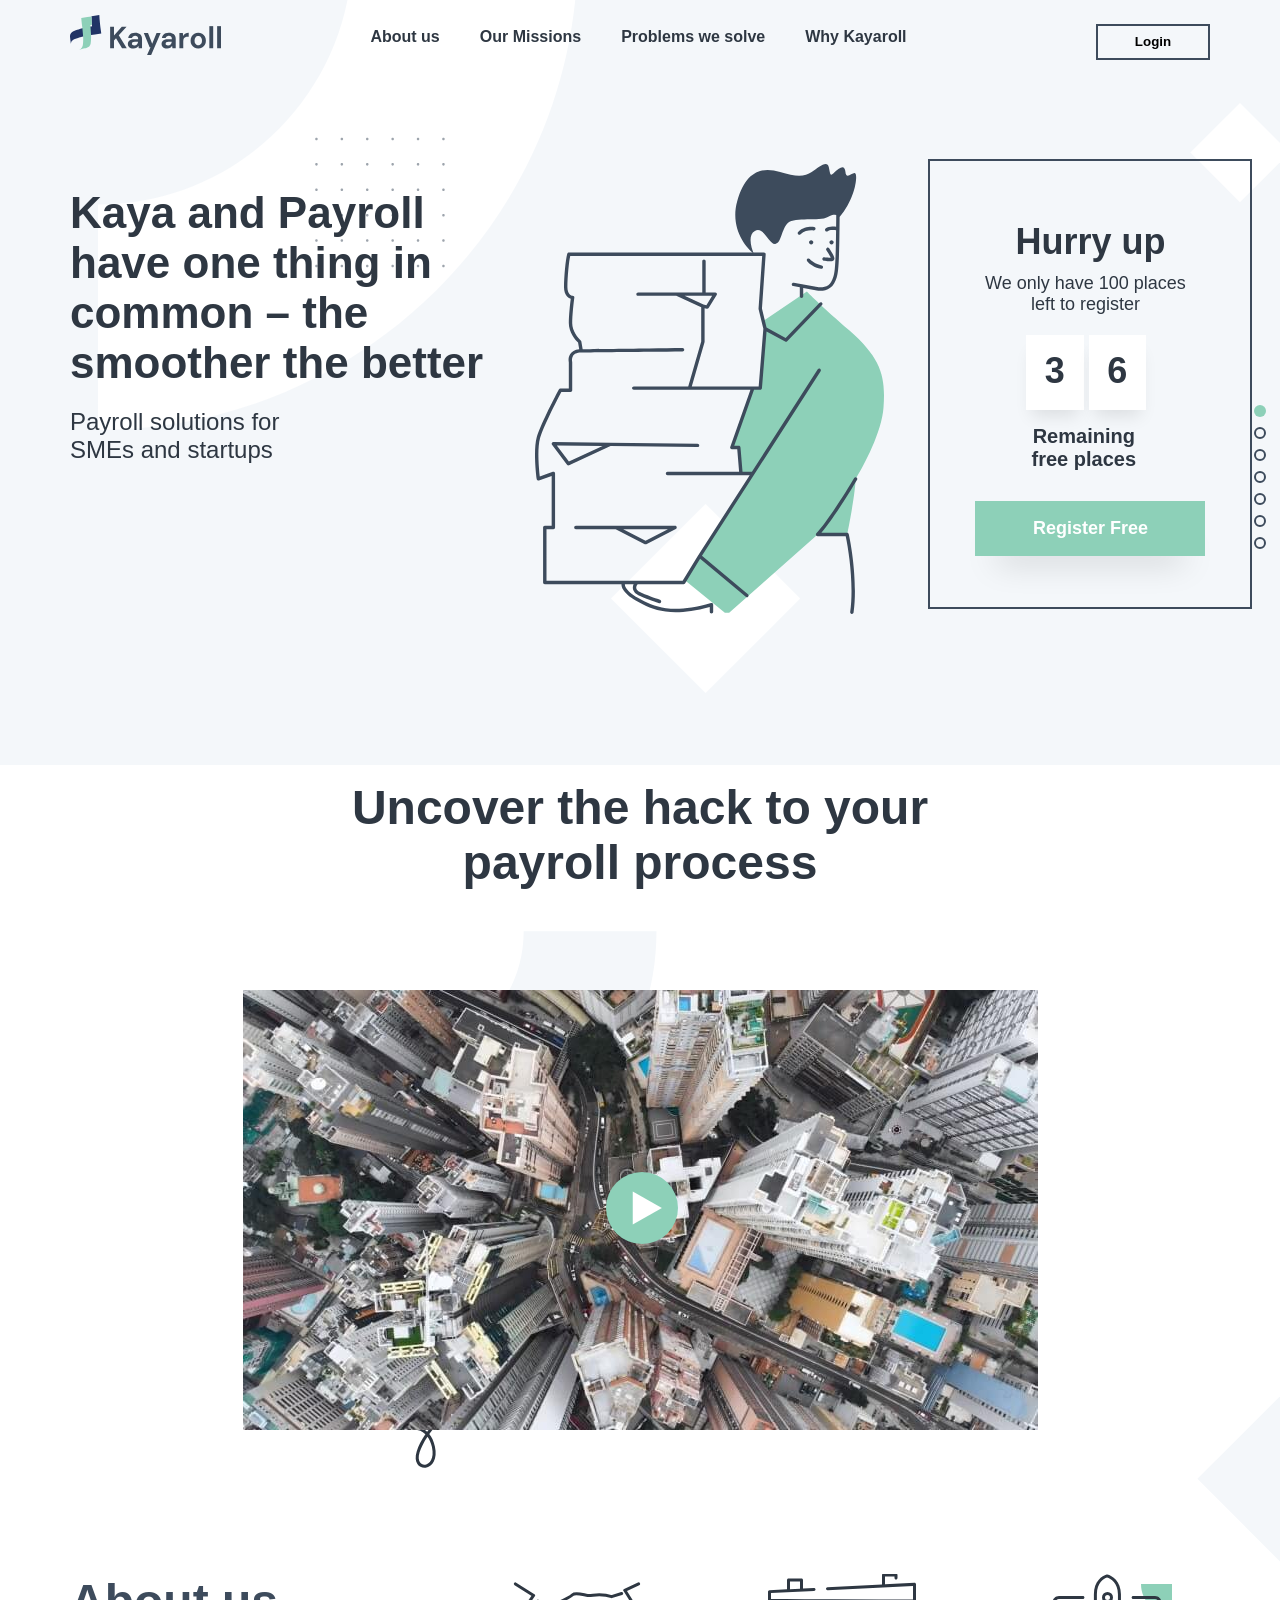
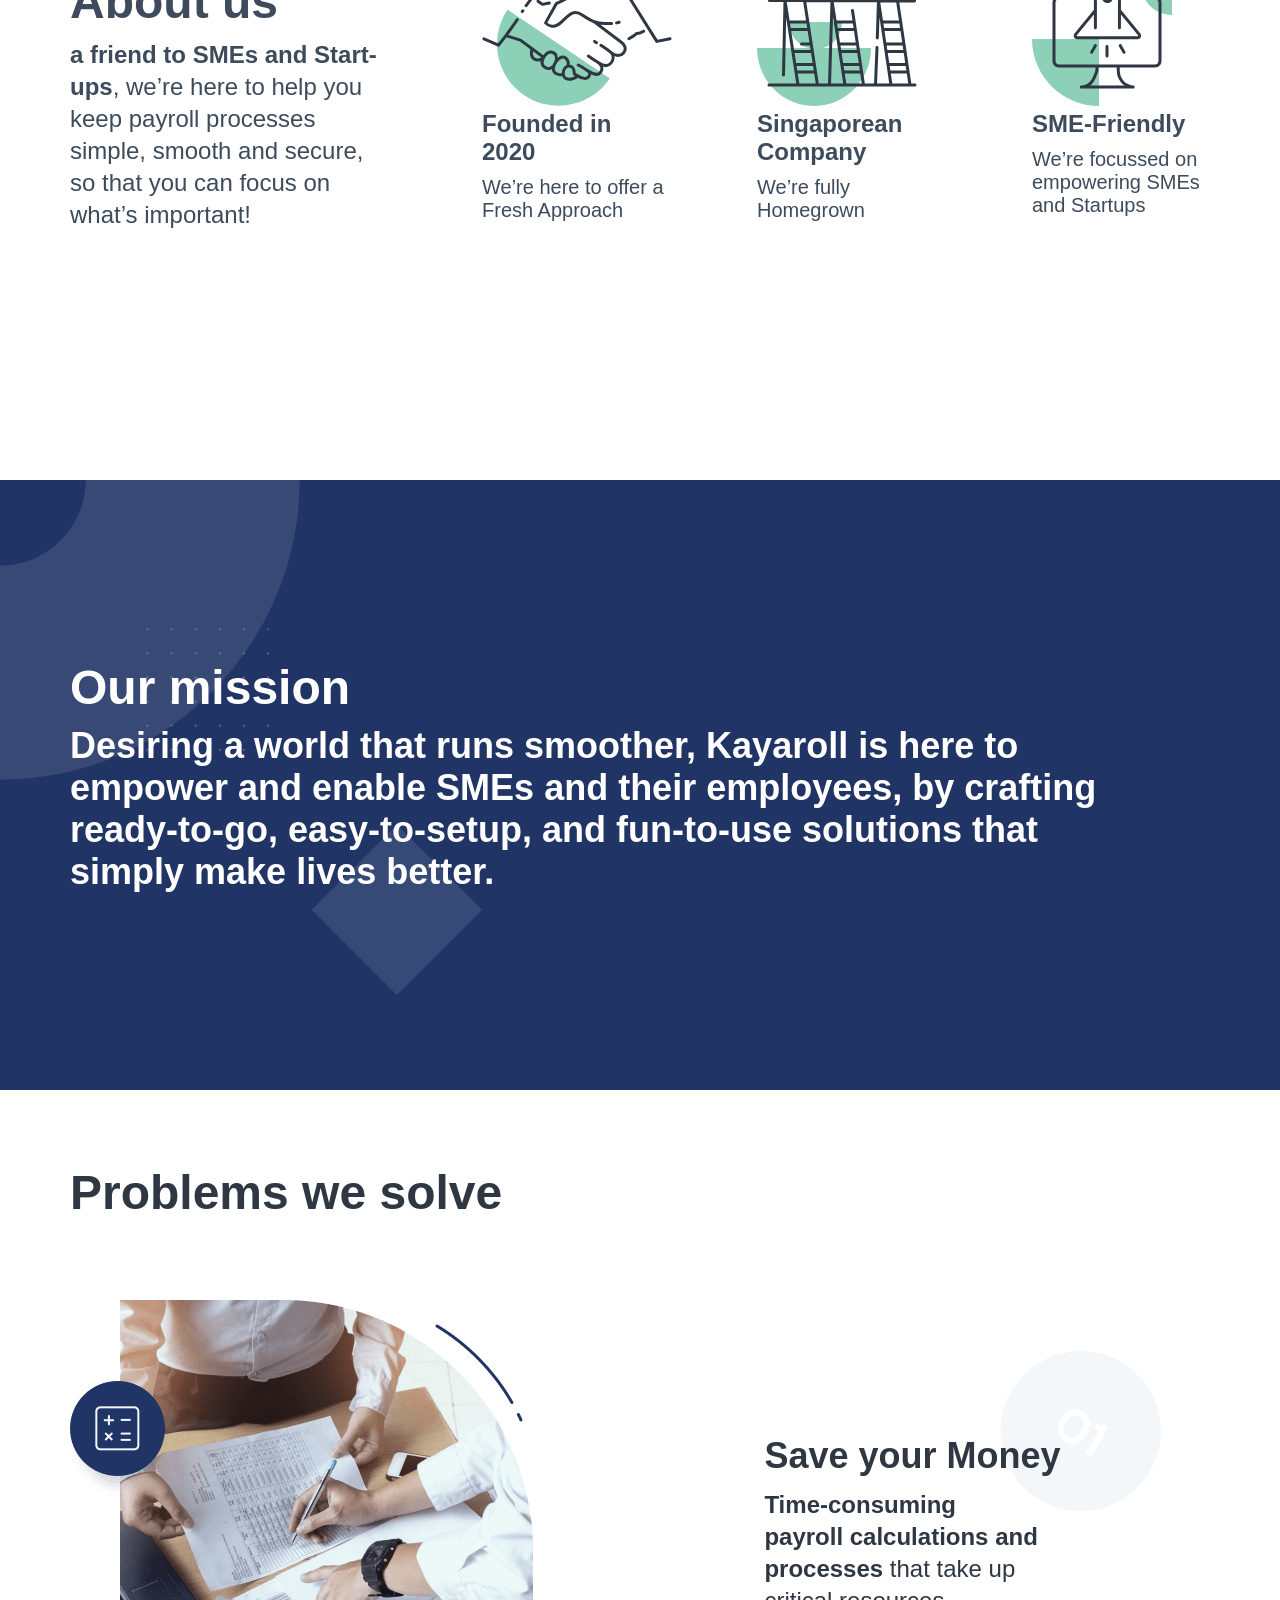
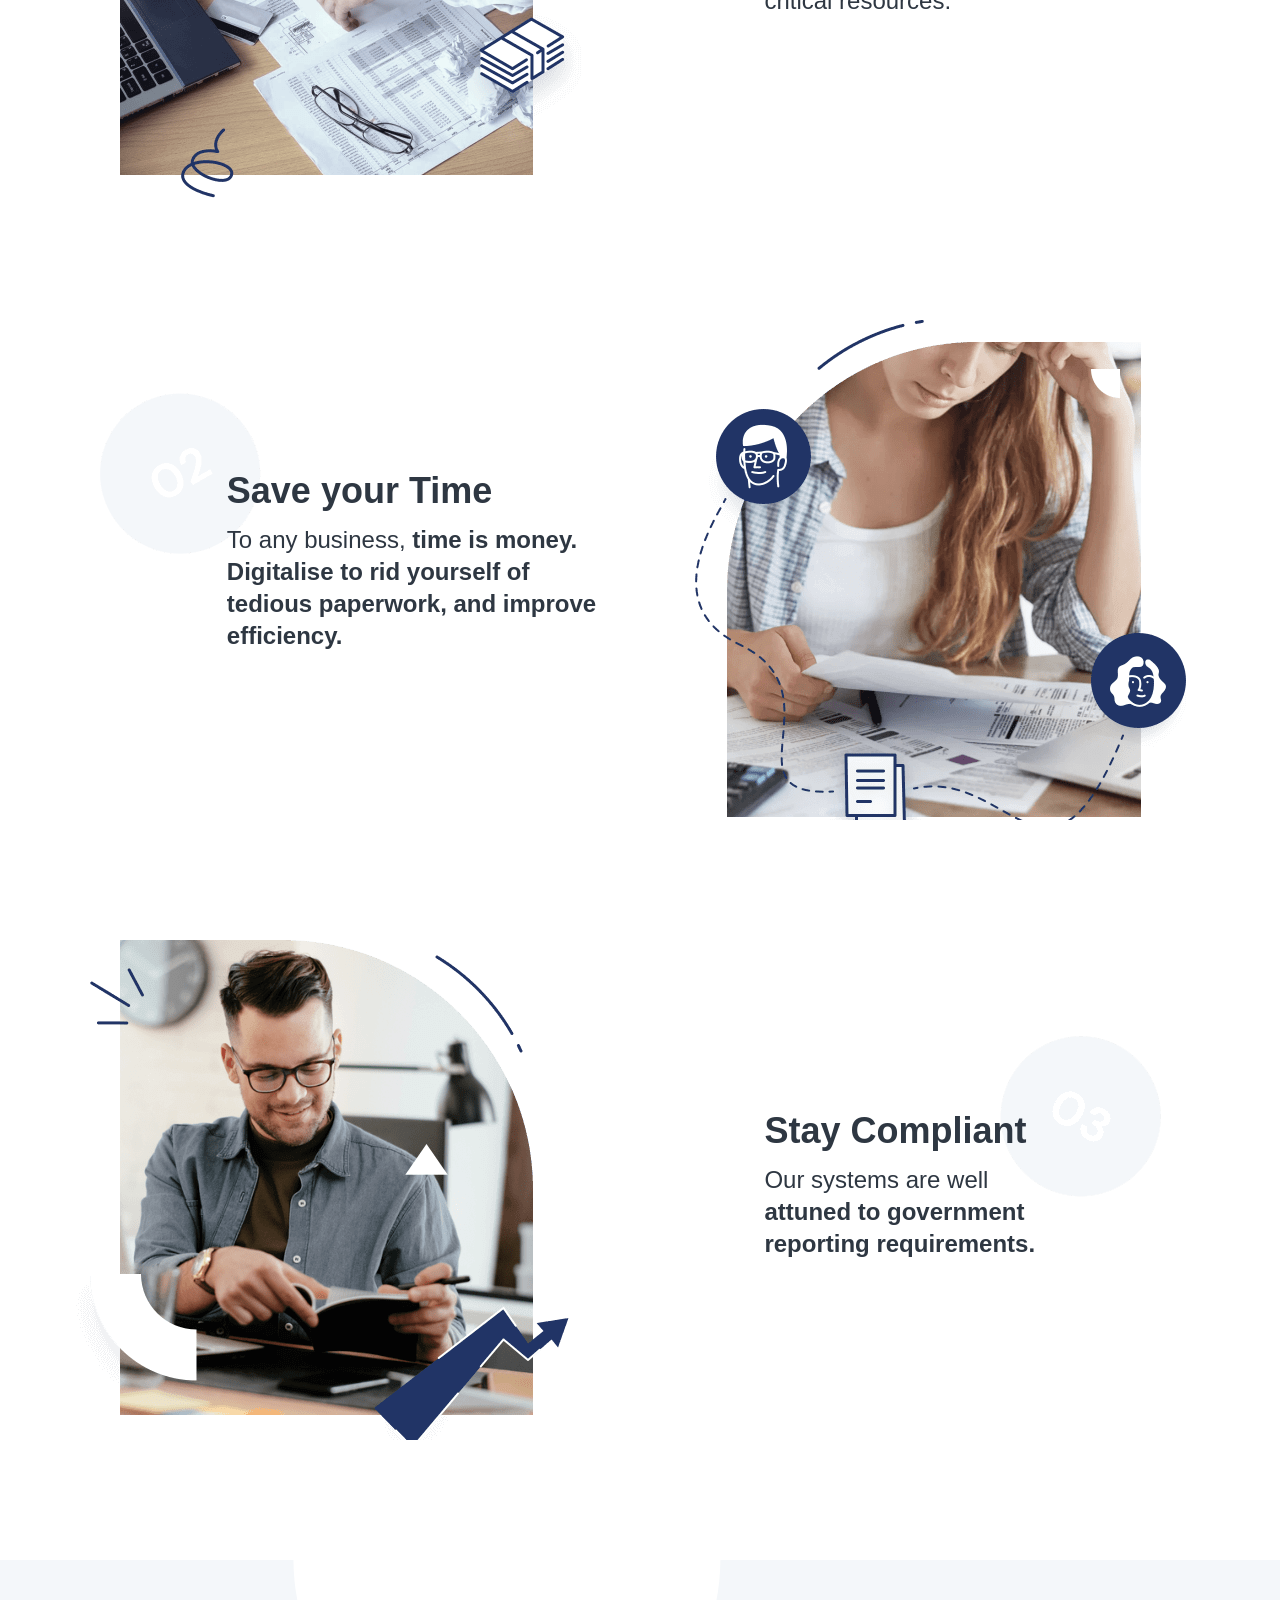
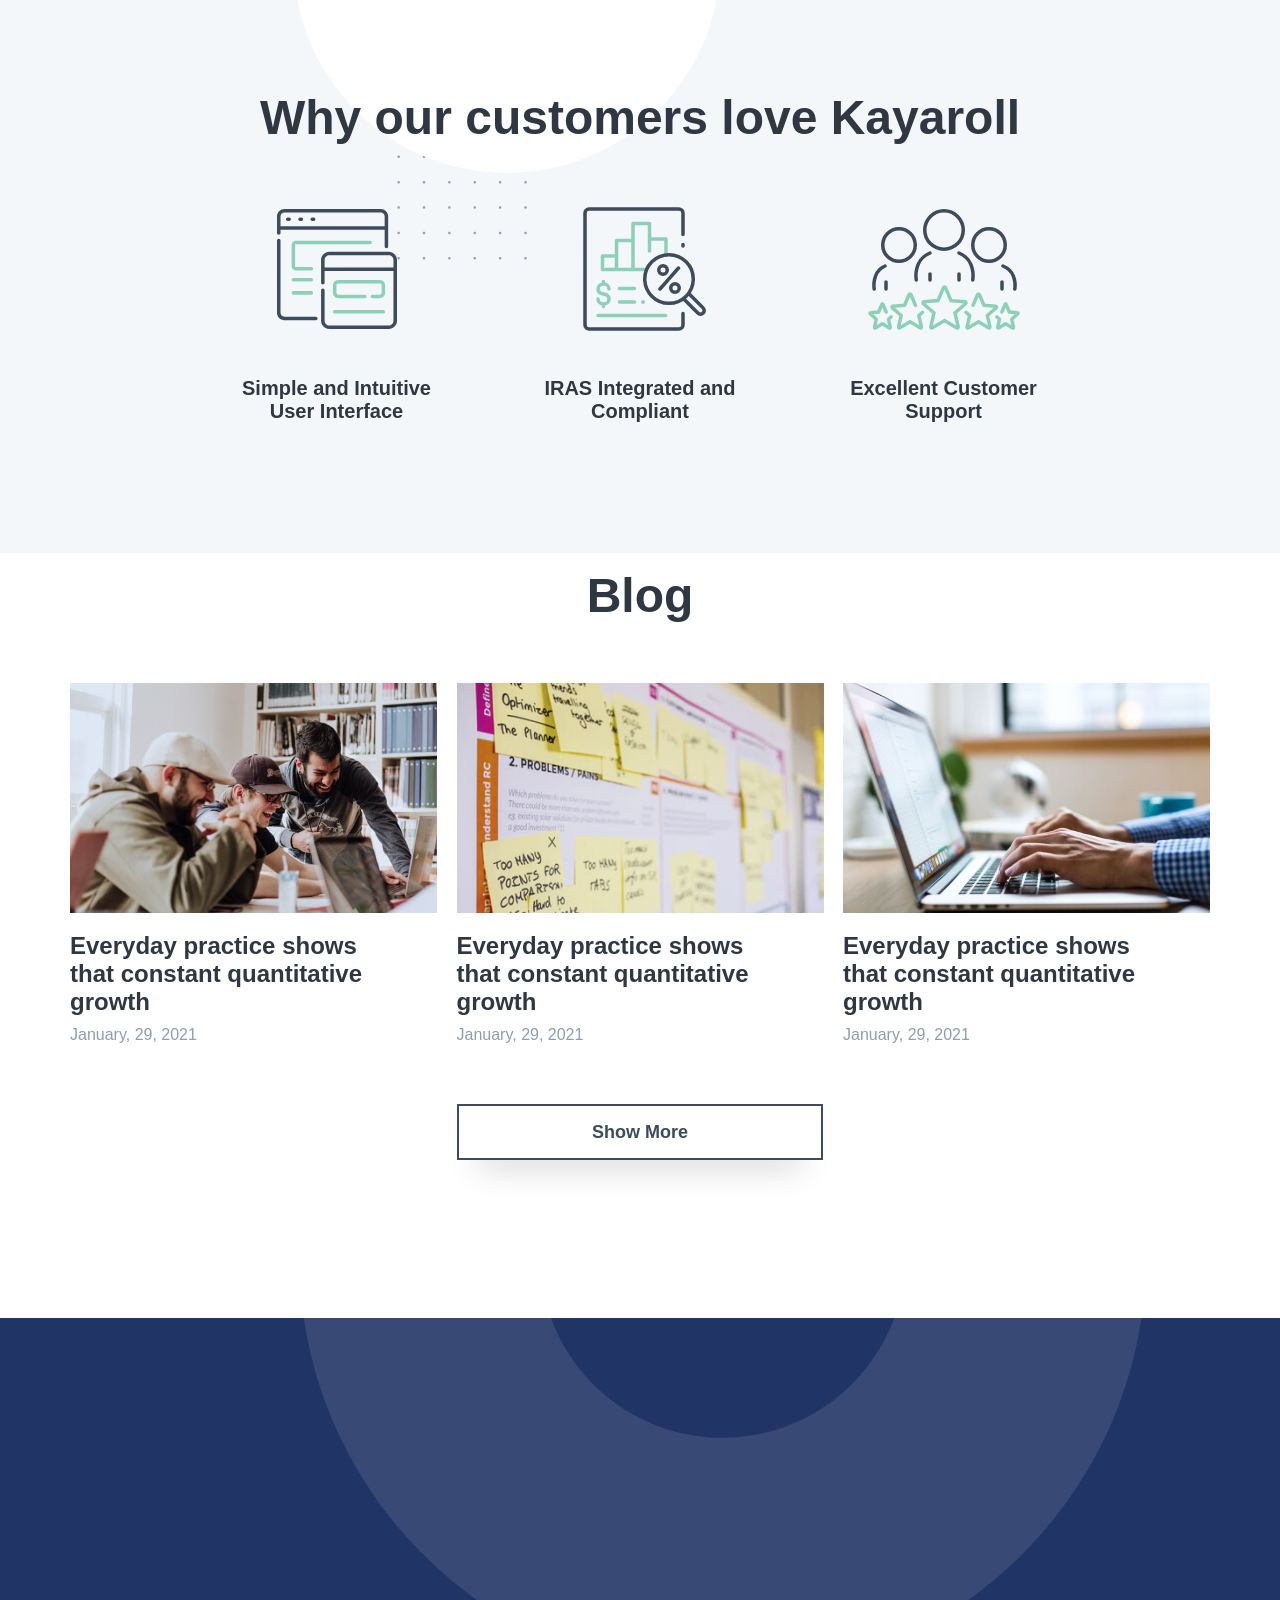
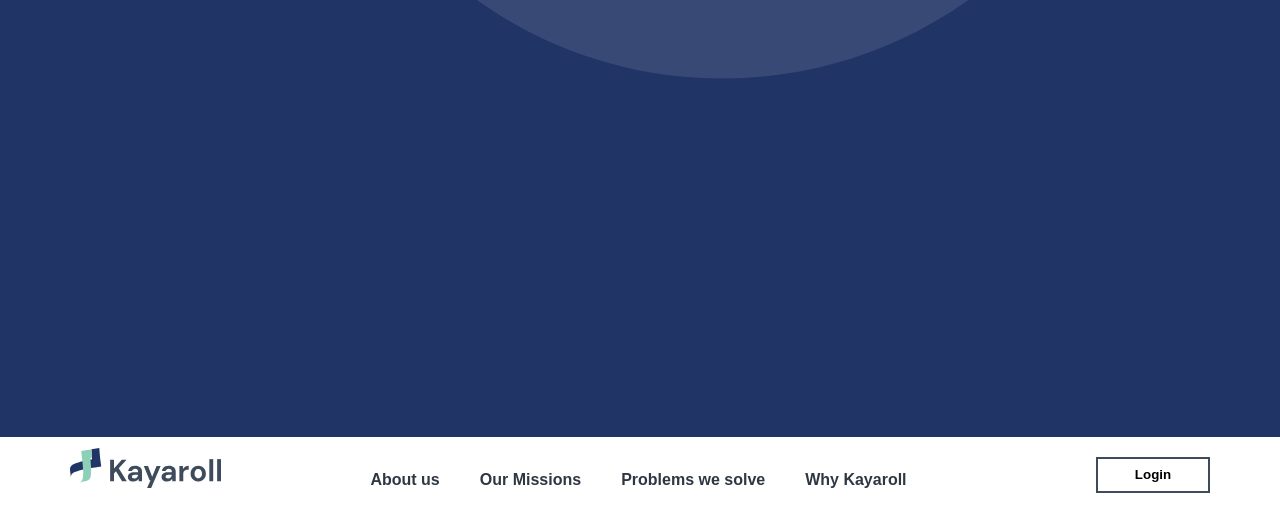
<file: index.html>
<!DOCTYPE html>
<html lang="en">

<head>
    <meta charset="UTF-8">
    <meta name="viewport" content="width=device-width, initial-scale=1.0">
    <link rel="stylesheet" href="style/style.css">
    <link rel="stylesheet" href="revealator/fm.revealator.jquery.css">
    <link rel="preconnect" href="https://fonts.gstatic.com">
    <link rel="preload" href="https://fonts.googleapis.com/css2?family=DM+Sans:wght@400;500;700&display=swap" as="font" rel="stylesheet" crossorigin="anonymous">
    <title>Kayaroll</title>
</head>

<body>
    <div class="container">
        <!-- HEADER -->
        <section class="header" id="header">
            <div class="header__bg">
                <nav class="header__navbar">
                    <ul>
                        <li class="navbar__item">
                            <a href="/"><img src="image/logotype.svg" alt="logotype"></a>
                        </li>
                        <li class="navbar__item">
                            <div class="navbar__links">
                                <ul>
                                    <li><a href="#about">About us</a></li>
                                    <li><a href="#mission">Our Missions</a></li>
                                    <li><a href="#solve">Problems we solve</a></li>
                                    <li><a href="#customers">Why Kayaroll</a></li>
                                </ul>
                            </div>
                        </li>
                        <li class="navbar__item">
                            <a href="signin.html"><button class="navbar__login">Login</button></a>
                        </li>
                        <li class="navbar__item mobile__hamburger">
                            <button style="outline: none;" class="hamburger hamburger--spring" type="button" id="hamburger-id">
                                <span class="hamburger-box">
                                  <span class="hamburger-inner"></span>
                                </span>
                              </button>
                        </li>
                    </ul>
                </nav>
                <!-- MOBILE NAVBAR -->
                <div class="mobile__navbar">
                    <ul class="mobile__navbar__list">
                        <li><a href="#about">About us</a></li>
                        <li><a href="#mission">Our Missions</a></li>
                        <li><a href="#solve">Problems we solve</a></li>
                        <li><a href="#customers">Why Kayaroll</a></li>
                        <li><button class="register__button mobile__reg_button">Register Free</button></li>
                    </ul>
                </div>
                <div class="header__body revealator-slideright revealator-once">
                    <div class="header__body_text">
                        <h1>Kaya and Payroll have one thing in common – the smoother the better</h1>
                        <p>Payroll solutions for SMEs and startups</p>
                    </div>
                    <div class="tablet__header_adaptive header__mobile">
                        <img class="tablet__header_image" src="image/header_image.svg" alt="header">
                        <div class="header__body_timer ">
                            <h1>Hurry up</h1>
                            <p class="body__timer_desc">We only have 100 places left to register</p>
                            <div class="body__timer_count">
                                <div class="count"><span class="count__number number1"></span></div>
                                <div class="count"><span class="count__number number2"></span></div>
                            </div>
                            <p class="body__timer_text">Remaining free places</p>
                            <button class="register__button">Register Free</button>
                        </div>
                    </div>
                </div>
                <div class="navigation__dots_header">
                    <a href="#header">
                        <div class="dot dots__active"></div>
                    </a>
                    <a href="#about">
                        <div class="dot"></div>
                    </a>
                    <a href="#mission">
                        <div class="dot"></div>
                    </a>
                    <a href="#solve">
                        <div class="dot"></div>
                    </a>
                    <a href="#customers">
                        <div class="dot"></div>
                    </a>
                    <a href="#blog">
                        <div class="dot"></div>
                    </a>
                    <a href="#info">
                        <div class="dot"></div>
                    </a>
                </div>
            </div>
        </section>
        <!-- ABOUT US -->
        <section class="about" id="about">
            <div class="about__body">
                <div class="revealator-slideright revealator-once">
                    <h1 class="about__body_title">Uncover the hack to your payroll process</h1>
                    <div class="about__body_video">
                        <img class="play__button" src="image/video_play.svg" alt="">
                        <img class="play__image" src="image/about_video.jpg" alt="">
                        <!--                       <video class="about__video" width="795" height="440" style="outline: 0;" preload="auto">
                        <source src="image/video.mp4" type="video/mp4">
                        Your browser does not support the video tag.
                        </video> -->

                    </div>
                </div>
                <div class="about__body_cards revealator-zoomin revealator-once">
                    <div class="about__body_card about__card_tablet">
                        <h1>About us</h1>
                        <p class="about__body_card_desc"><span>a friend to SMEs and
                        Start-ups</span>, we’re here to help you keep payroll processes simple, smooth and secure, so that you can focus on what’s important!</p>
                    </div>
                    <div class="about__card_tablet_1">
                        <div class="about__body_card card_tablet">
                            <img class="card__tablet" src="image/about_founded.svg" alt="founded">
                            <p class="about__card_title">Founded in 2020</p>
                            <p class="about__card_desc">We’re here to offer a Fresh Approach</p>
                        </div>
                        <div class="about__body_card card_tablet">
                            <img class="card__tablet" src="image/about_company.svg" alt="company">
                            <p class="about__card_title mobile__fix">Singaporean Company</p>
                            <p class="about__card_desc">We’re fully Homegrown</p>
                        </div>
                        <div class="about__body_card card_tablet">
                            <img class="card__tablet" src="image/about_sme.svg" alt="sme">
                            <p class="about__card_title">SME-Friendly</p>
                            <p class="about__card_desc">We’re focussed on empowering SMEs and Startups</p>
                        </div>
                    </div>
                </div>
            </div>
        </section>
        <!-- MISSIONS -->
        <section class="mission" id="mission">
            <p class="mission__title revealator-slideright revealator-once">Our mission</p>
            <p class="mission__desc revealator-slideleft revealator-once">Desiring a world that runs smoother, Kayaroll is here to empower and enable SMEs and their employees, by crafting ready-to-go, easy-to-setup, and fun-to-use solutions that simply make lives better.</p>
        </section>
        <!-- SOLVE PROBLEM -->
        <section class="solve" id="solve">
            <p class="solve__title_text">Problems we solve</p>
            <div class="solve__body">
                <div class="solve__money revealator-slideright revealator-once">
                    <div class="solve__money-text">
                        <p class="solve__title">Save your Money</p>
                        <p class="solve__desc"><span>Time-consuming payroll calculations and processes</span> that take up critical resources.</p>
                    </div>
                </div>
                <div class="solve__time revealator-slideleft revealator-once">
                    <div class="solve__time-text">
                        <p class="solve__title">Save your Time</p>
                        <p class="solve__desc time__desc">To any business, <span>time is money. Digitalise to rid yourself of tedious paperwork, and improve efficiency.</span></p>
                    </div>
                </div>
                <div class="solve__stay revealator-slideright revealator-once">
                    <div class="solve__stay-text">
                        <p class="solve__title">Stay Compliant</p>
                        <p class="solve__desc stay__desc">Our systems are well <span>attuned to government reporting requirements.</span></p>
                    </div>
                </div>
            </div>
        </section>
        <!-- CUSTOMERS -->
        <section class="customers" id="customers">
            <p class="customers__title">Why our customers love Kayaroll</p>
            <div class="customers__cards revealator-zoomin revealator-once">
                <div class="customers__card">
                    <img src="image/customers_interface.svg" alt="interface">
                    <p class="customers__card_desc">Simple and Intuitive User Interface</p>
                </div>
                <div class="customers__card">
                    <img src="image/customers_stats.svg" alt="stats">
                    <p class="customers__card_desc">IRAS Integrated and Compliant</p>
                </div>
                <div class="customers__card">
                    <img src="image/customers_support.svg" alt="support">
                    <p class="customers__card_desc">Excellent Customer Support</p>
                </div>
            </div>
        </section>
        <!-- BLOG -->
        <section class="blog" id="blog">
            <div class="blog__body">
                <p class="blog__title">Blog</p>
                <div class="blog__posts">
                    <div class="mainblog blog__post blog_1 revealator-slideright revealator-delay1 revealator-once">
                        <img src="image/blog_1.jpg" alt="blog_1">
                        <p class="blog__post_title">Everyday practice shows that constant quantitative growth</p>
                        <p class="blog__post_date">January, 29, 2021</p>
                    </div>
                    <div class="blog__post blog_2 revealator-slideright revealator-delay2 revealator-once">
                        <img src="image/blog_2.jpg" alt="blog_2">
                        <p class="blog__post_title">Everyday practice shows that constant quantitative growth</p>
                        <p class="blog__post_date">January, 29, 2021</p>
                    </div>
                    <div class="blog__post blog_3 revealator-slideright revealator-delay3 revealator-once">
                        <img src="image/blog_3.jpg" alt="blog_3">
                        <p class="blog__post_title">Everyday practice shows that constant quantitative growth</p>
                        <p class="blog__post_date">January, 29, 2021</p>
                    </div>
                </div>
                <div class="blog-dots">
                    <div class="blog__dot blog__dot_1 blog__dot_active"></div>
                    <div class="blog__dot blog__dot_2"></div>
                    <div class="blog__dot blog__dot_3"></div>
                </div>
                <a href="#"><button class="blog__body_button">Show More</button></a>
            </div>
        </section>
        <!-- INFORMATION -->
        <section class="info" id="info">
            <div class="info__body revealator-slideleft revealator-once">
                <div class="footer__body_text">
                    <h1>Our Software is FREE for the First 100 sign-ups!</h1>
                    <p>Hurry! Register your company today, to be first in line for when our product hits the ground, and enjoy our solution completely FREE!</p>
                </div>
                <div class="tablet__header_adaptive footer__adaptive">
                    <img src="image/info_image.svg" alt="info">
                    <div class="footer__body_timer">
                        <h1>Hurry up</h1>
                        <p class="body__timer_desc footer__timer_desc">We only have 100 places left to register</p>
                        <div class="body__timer_count footer__timer_count">
                            <div class="count__footer"><span class="count__number number1">3</span></div>
                            <div class="count__footer"><span class="count__number number2">6</span></div>
                        </div>
                        <p class="footer__timer_text">Remaining free places</p>
                        <button class="register__button">Register Free</button>
                    </div>
                </div>
            </div>
        </section>
        <!-- FOOTER NAVBAR -->
        <section class="footer">
            <nav class="footer__navbar">
                <ul>
                    <li class="navbar__item">
                        <img src="image/logotype.svg" alt="logotype">
                    </li>
                    <li class="navbar__item">
                        <div class="navbar__links_footer">
                            <ul>
                                <li><a href="#about">About us</a></li>
                                <li><a href="#mission">Our Missions</a></li>
                                <li><a href="#solve">Problems we solve</a></li>
                                <li><a href="#customers">Why Kayaroll</a></li>
                            </ul>
                        </div>
                    </li>
                    <li class="navbar__item">
                        <button class="navbar__login_footer">Login</button>
                    </li>
                </ul>
            </nav>
        </section>
    </div>
</body>
<script src="js/jquery-3.5.1.min.js"></script>
<script src="js/main.js"></script>

<script>
    if (screen.width > 768) {
        document.write("<script src='revealator/fm.revealator.jquery.min.js'></scr" + "ipt>");
    }
</script>

</html>
</file>
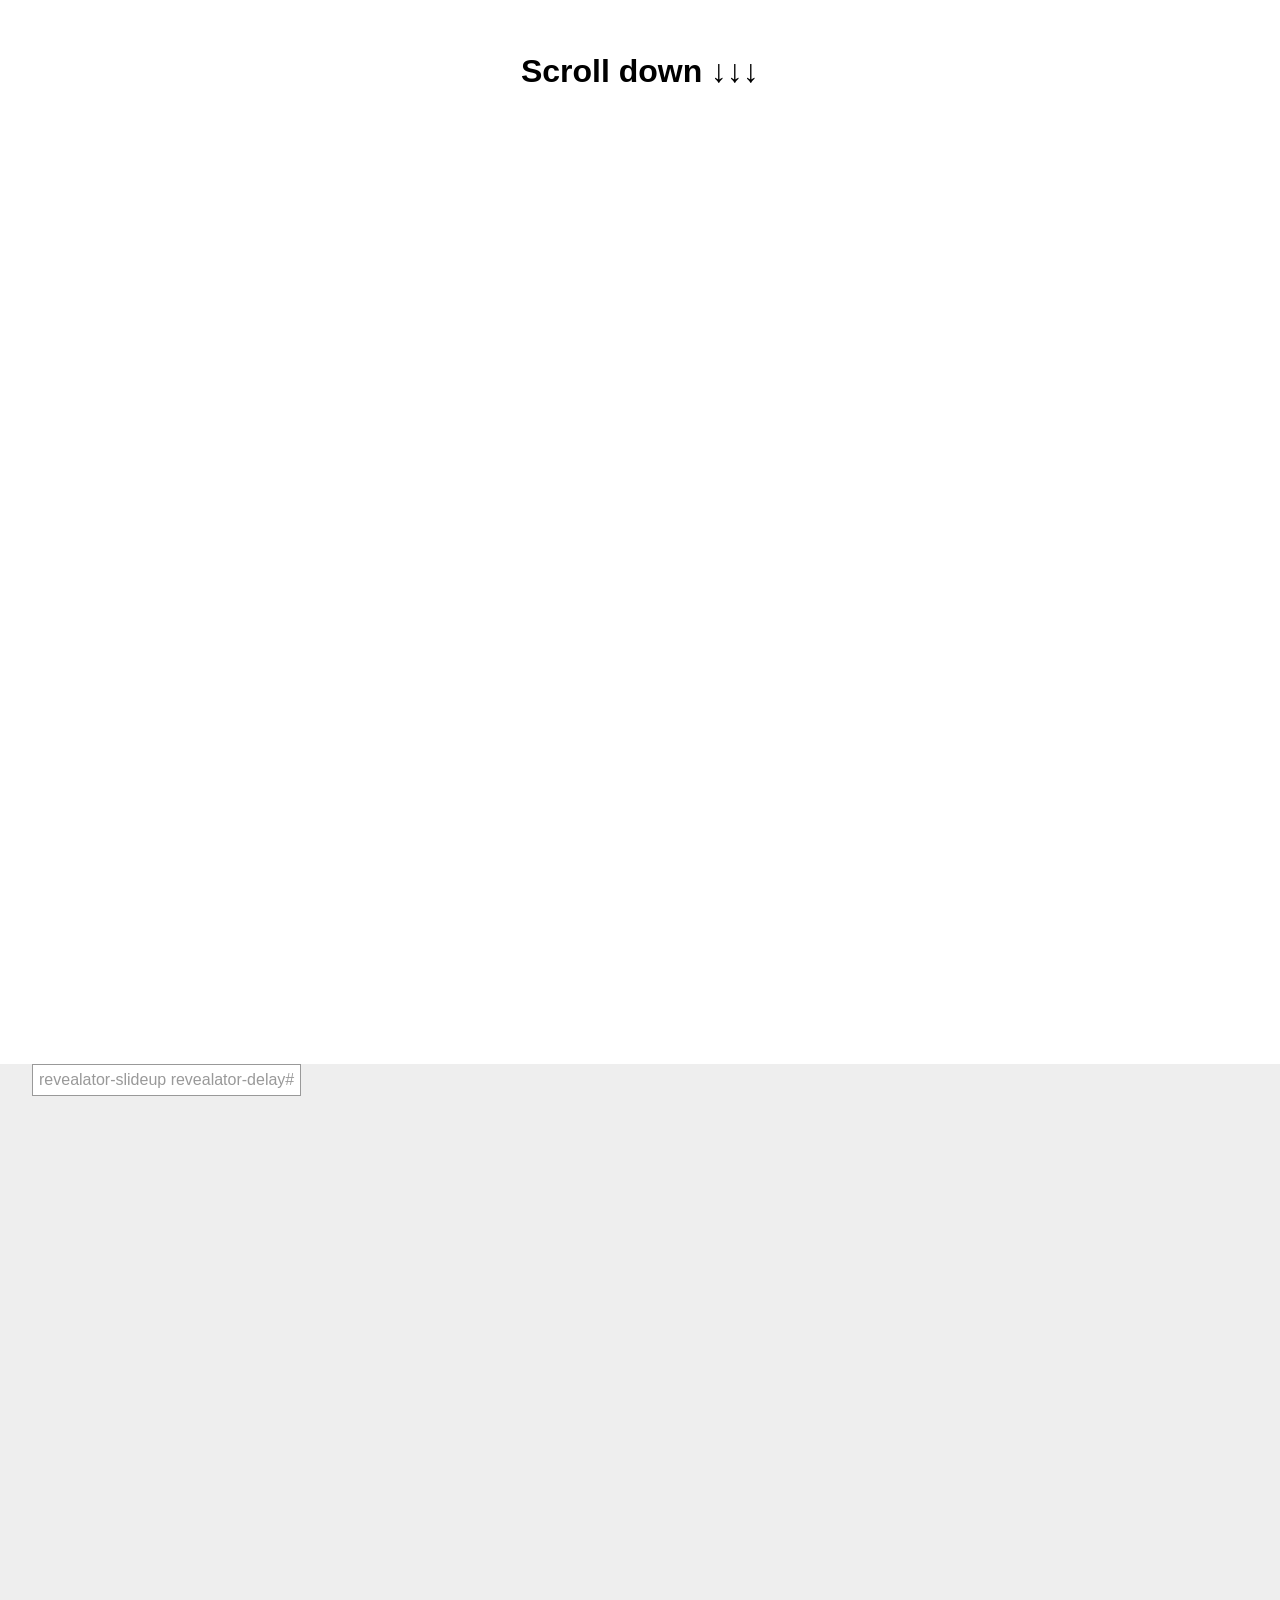
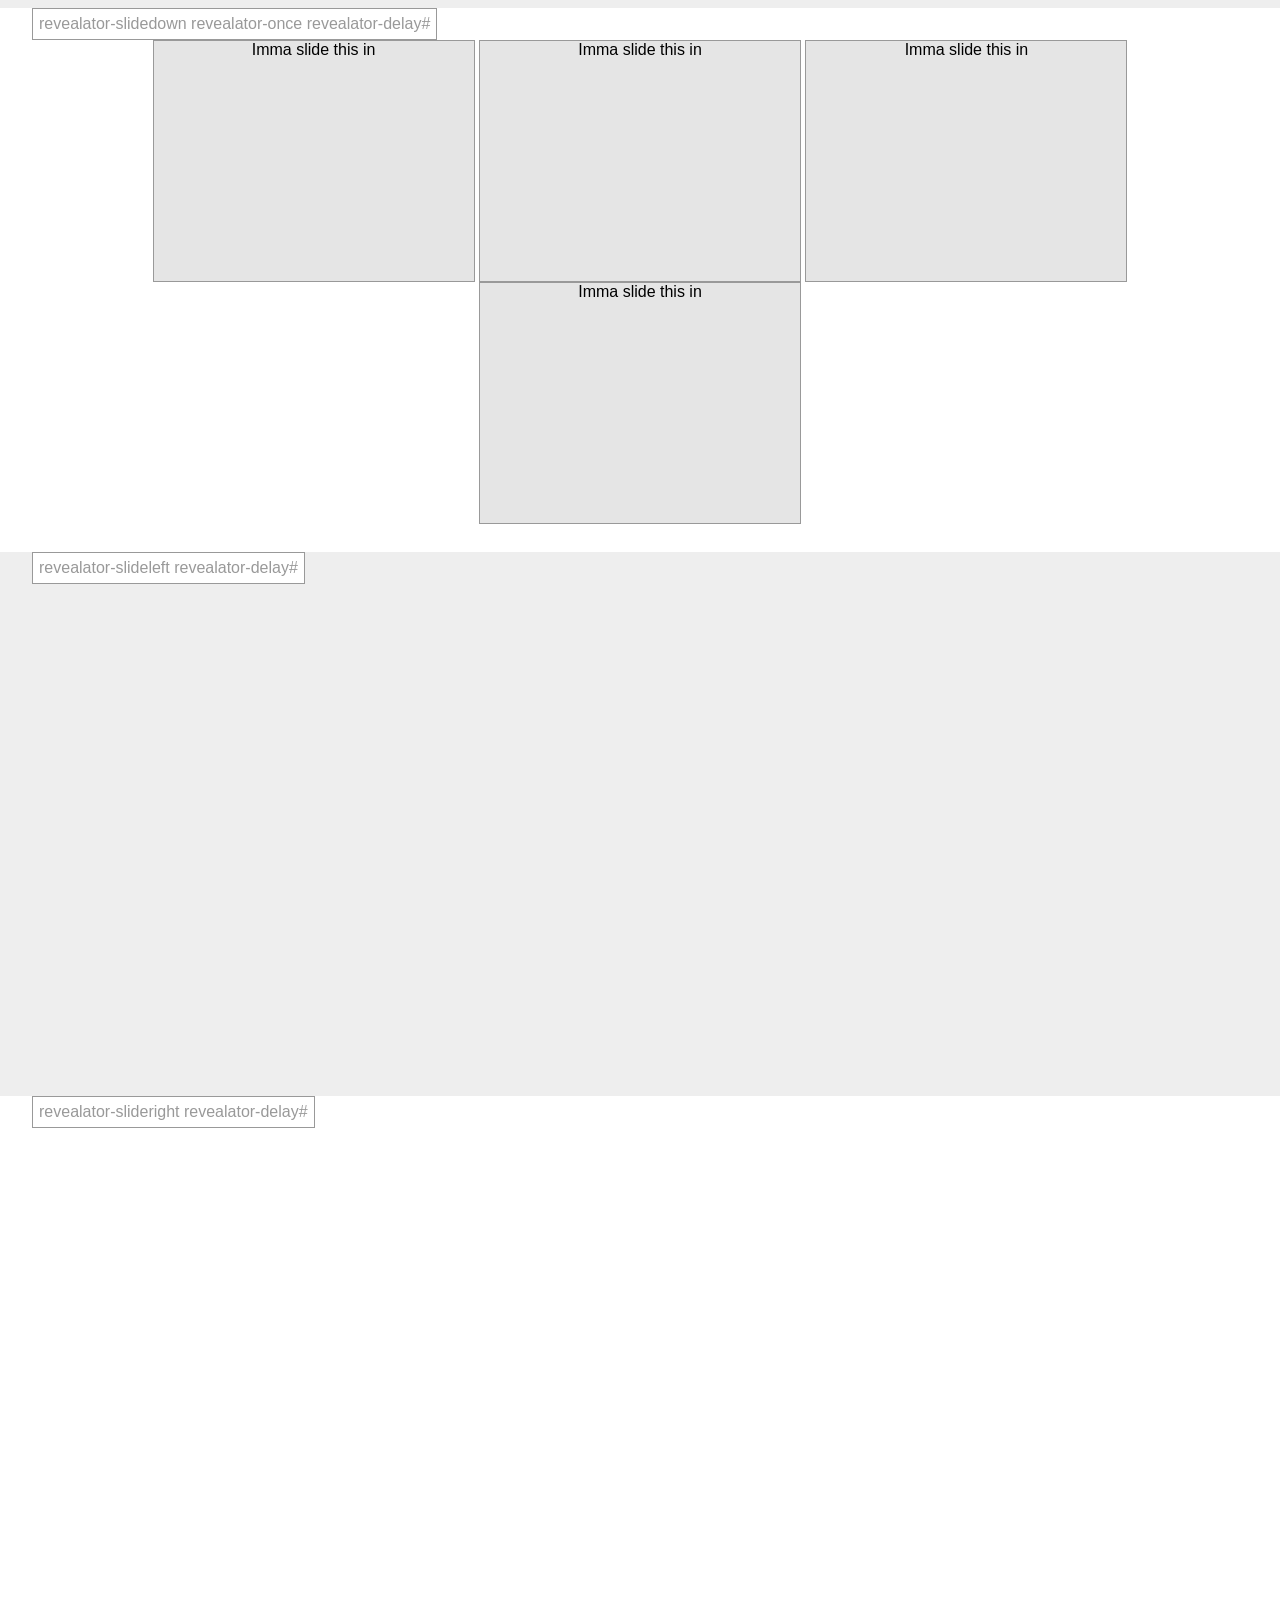
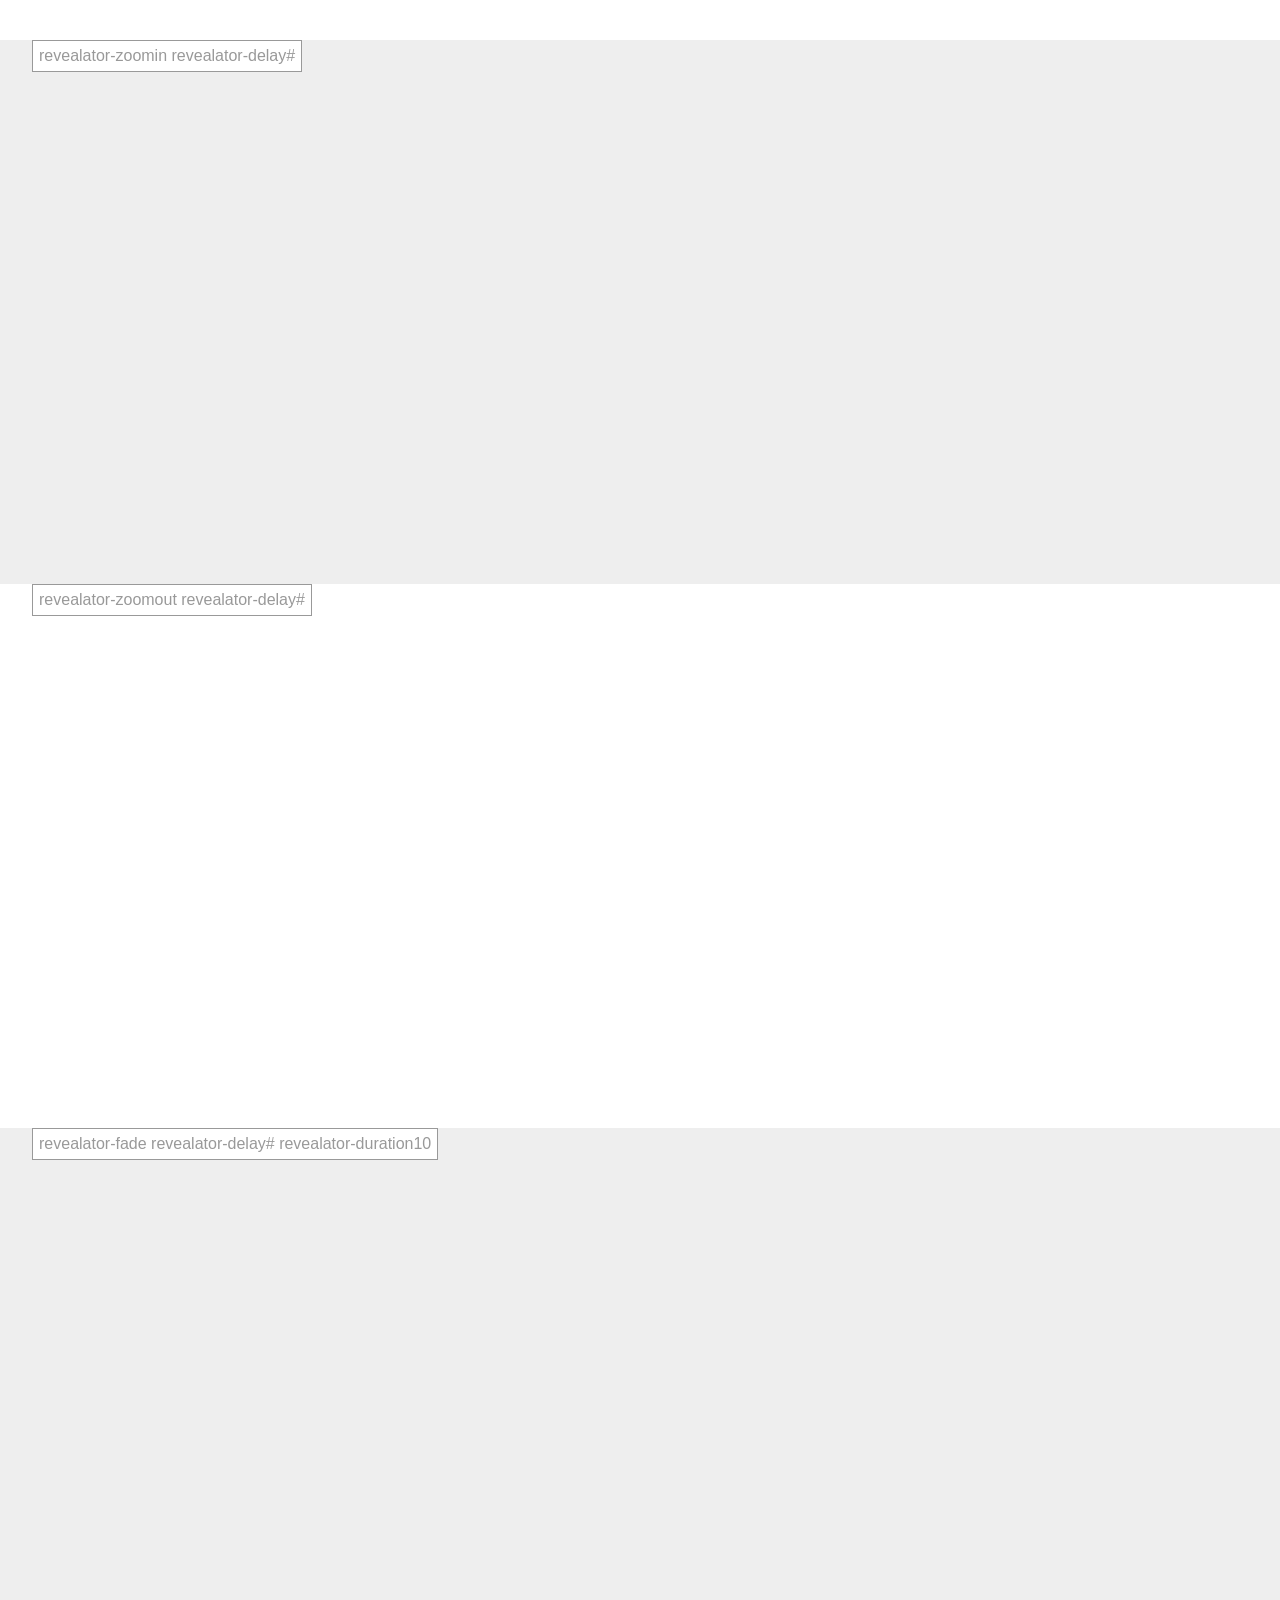
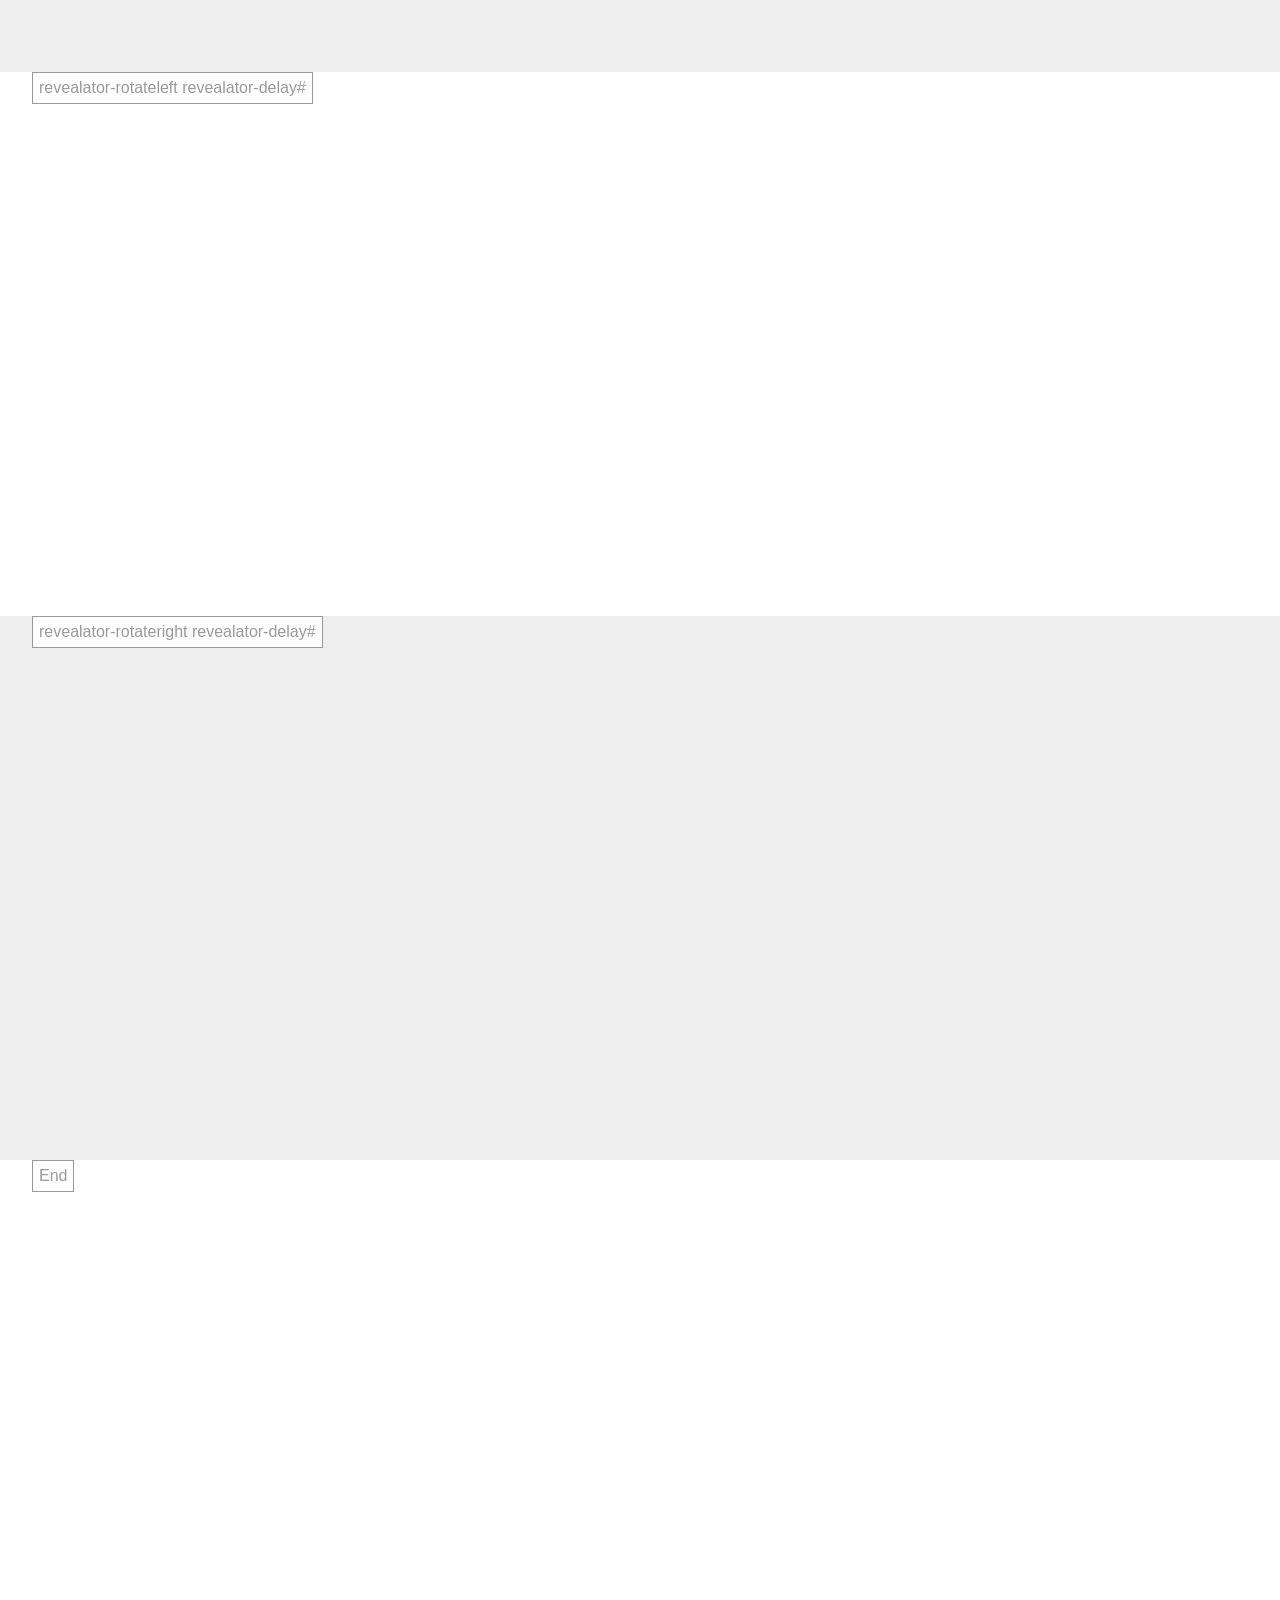
<file: revealator/index.html>
<!DOCTYPE html>
<html>
<head>
	<meta http-equiv="Content-Type" content="text/html; charset=utf-8">
	<title>Revealator Plugin</title>
	<link rel="stylesheet" href="fm.revealator.jquery.css">
	<style>
		body {
			font-family: sans-serif;
			margin: 0;
		}
		.section {
			padding: 2rem;
			height: 30rem;
			position: relative;
			text-align: center;
		}
		.section:nth-child(2n+2) {
			background-color: #eee;
		}
		.section .label {
			position: absolute;
			padding: .375rem;
			box-sizing: border-box;
			color: #999;
			border: 1px solid #999;
			top: 0;
			left: 2rem;
			background-color: #fff;
			height: 2rem;
		}
		*[class^="revealator"] {
			height: 15rem;
			width: 20rem;
			border: 1px solid #999;
			background-color: rgba(0,0,0,.1);
			margin: 0 auto;
			display: inline-block;
		}
	</style>
	<script src="jquery-1.11.3.min.js"></script>
	<script src="fm.revealator.jquery.js"></script>
</head>
<body>
	<div class="section" style="height: 1000px">
		<h1>
			Scroll down ↓↓↓
		</h1>
	</div>
	<div class="section">
		<div class="label">
			revealator-slideup revealator-delay#
		</div>
		<div class="revealator-slideup">
			Imma slide this in
		</div>
		<div class="revealator-slideup revealator-delay1">
			Imma slide this in
		</div>
		<div class="revealator-slideup revealator-delay2">
			Imma slide this in
		</div>
		<div class="revealator-slideup revealator-delay3">
			Imma slide this in
		</div>
	</div>
	<div class="section">
		<div class="label">
			revealator-slidedown revealator-once revealator-delay#
		</div>
		<div class="revealator-slidedown revealator-once">
			Imma slide this in
		</div>
		<div class="revealator-slidedown revealator-once revealator-delay1">
			Imma slide this in
		</div>
		<div class="revealator-slidedown revealator-once revealator-delay2">
			Imma slide this in
		</div>
		<div class="revealator-slidedown revealator-once revealator-delay3">
			Imma slide this in
		</div>
	</div>
	<div class="section">
		<div class="label">
			revealator-slideleft revealator-delay#
		</div>
		<div class="revealator-slideleft">
			Imma slide this in from right to left
		</div>
		<div class="revealator-slideleft revealator-delay2">
			Imma slide this in from right to left
		</div>
		<div class="revealator-slideleft revealator-delay4">
			Imma slide this in from right to left
		</div>
		<div class="revealator-slideleft revealator-delay6">
			Imma slide this in from right to left
		</div>
	</div>
	<div class="section">
		<div class="label">
			revealator-slideright revealator-delay#
		</div>
		<div class="revealator-slideright">
			Imma slide this in from left to right
		</div>
		<div class="revealator-slideright revealator-delay2">
			Imma slide this in from left to right
		</div>
		<div class="revealator-slideright revealator-delay4">
			Imma slide this in from left to right
		</div>
		<div class="revealator-slideright revealator-delay6">
			Imma slide this in from left to right
		</div>
	</div>
	<div class="section">
		<div class="label">
			revealator-zoomin revealator-delay#
		</div>
		<div class="revealator-zoomin">
			Imma zoom this in
		</div>
		<div class="revealator-zoomin revealator-delay1">
			Imma zoom this in
		</div>
		<div class="revealator-zoomin revealator-delay2">
			Imma zoom this in
		</div>
		<div class="revealator-zoomin revealator-delay3">
			Imma zoom this in
		</div>
	</div>
	<div class="section">
		<div class="label">
			revealator-zoomout revealator-delay#
		</div>
		<div class="revealator-zoomout">
			Imma zoom this out
		</div>
		<div class="revealator-zoomout revealator-delay1">
			Imma zoom this out
		</div>
		<div class="revealator-zoomout revealator-delay2">
			Imma zoom this out
		</div>
		<div class="revealator-zoomout revealator-delay3">
			Imma zoom this out
		</div>
	</div>
	<div class="section">
		<div class="label">
			revealator-fade revealator-delay# revealator-duration10
		</div>
		<div class="revealator-fade revealator-duration10">
			Imma fade this in
		</div>
		<div class="revealator-fade revealator-delay2 revealator-duration10">
			Imma fade this in
		</div>
		<div class="revealator-fade revealator-delay4 revealator-duration10">
			Imma fade this in
		</div>
		<div class="revealator-fade revealator-delay6 revealator-duration10">
			Imma fade this in
		</div>
	</div>
	<div class="section">
		<div class="label">
			revealator-rotateleft revealator-delay#
		</div>
		<div class="revealator-rotateleft">
			Imma rotate this in to the left
		</div>
		<div class="revealator-rotateleft revealator-delay1">
			Imma rotate this in to the left
		</div>
		<div class="revealator-rotateleft revealator-delay2">
			Imma rotate this in to the left
		</div>
		<div class="revealator-rotateleft revealator-delay3">
			Imma rotate this in to the left
		</div>
	</div>
	<div class="section">
		<div class="label">
			revealator-rotateright revealator-delay#
		</div>
		<div class="revealator-rotateright">
			Imma slide this in to the right
		</div>
		<div class="revealator-rotateright revealator-delay1">
			Imma slide this in to the right
		</div>
		<div class="revealator-rotateright revealator-delay2">
			Imma slide this in to the right
		</div>
		<div class="revealator-rotateright revealator-delay3">
			Imma slide this in to the right
		</div>
	</div>
	<div class="section">
		<div class="label">
			End
		</div>
	</div>
</body>
</html>
</file>
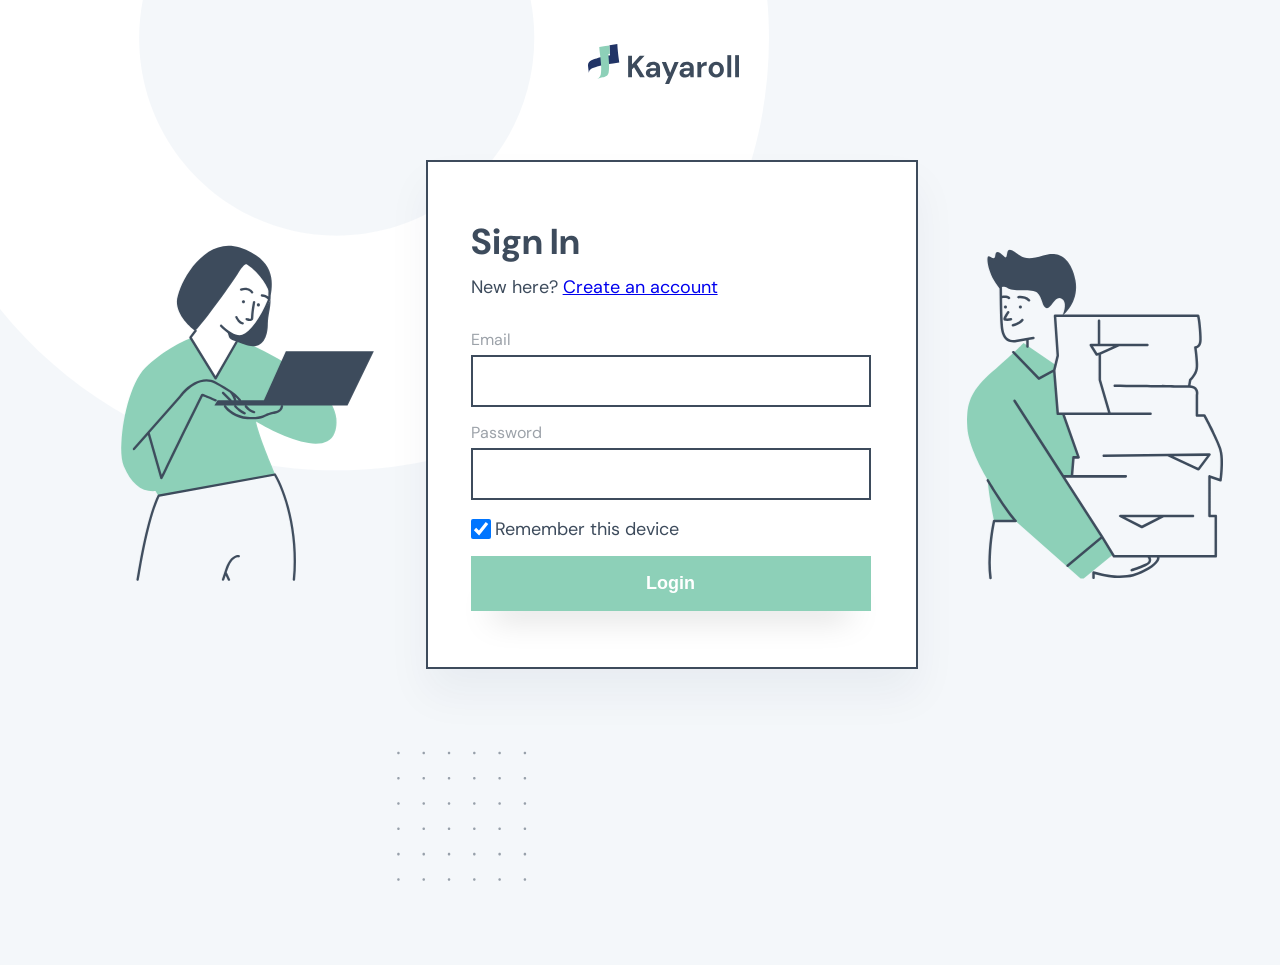
<file: signin.html>
<!DOCTYPE html>
<html lang="en">

<head>
    <meta charset="UTF-8">
    <meta name="viewport" content="width=device-width, initial-scale=1.0">
    <link rel="stylesheet" href="style/style.css">
    <link rel="stylesheet" href="style/hamburger.css">
    <link rel="preconnect" href="https://fonts.gstatic.com">
    <link href="https://fonts.googleapis.com/css2?family=DM+Sans:wght@400;500;700&display=swap" rel="stylesheet">
    <title>Kayaroll</title>
</head>

<body>
    <div class="container">
        <section class="main">
            <a href="/"><img class="main__image" src="image/logotype.svg" alt=""></a>
            <div class="main__body">
                <img style="transform: rotateY(180deg);" src="image/sign_img.svg" alt="">
                <div class="auth__form">
                    <h1>Sign In</h1>
                    <p>New here? <a href="signup.html" style="text-decoration: underline;">Create an account</a></p>
                    <div class="auth__form_input">
                        <div class="form__input">
                            <p>Email</p>
                            <input class="input_holder" type="email">
                        </div>
                        <div class="form__input">
                            <p>Password</p>
                            <input class="input_holder" type="password">
                        </div>
                        <div class="form_input">
                            <input type="checkbox" id="remember" name="remember" checked>
                            <label for="remember">Remember this device</label>
                        </div>
                        <button class="sign__button">Login</button>
                    </div>
                </div>
                <img style="transform: rotateY(180deg);" src="image/header_image.svg" alt="">
            </div>
        </section>
    </div>
</body>
<script src="js/jquery-3.5.1.min.js"></script>
<script src="js/main.js"></script>

</html>
</file>
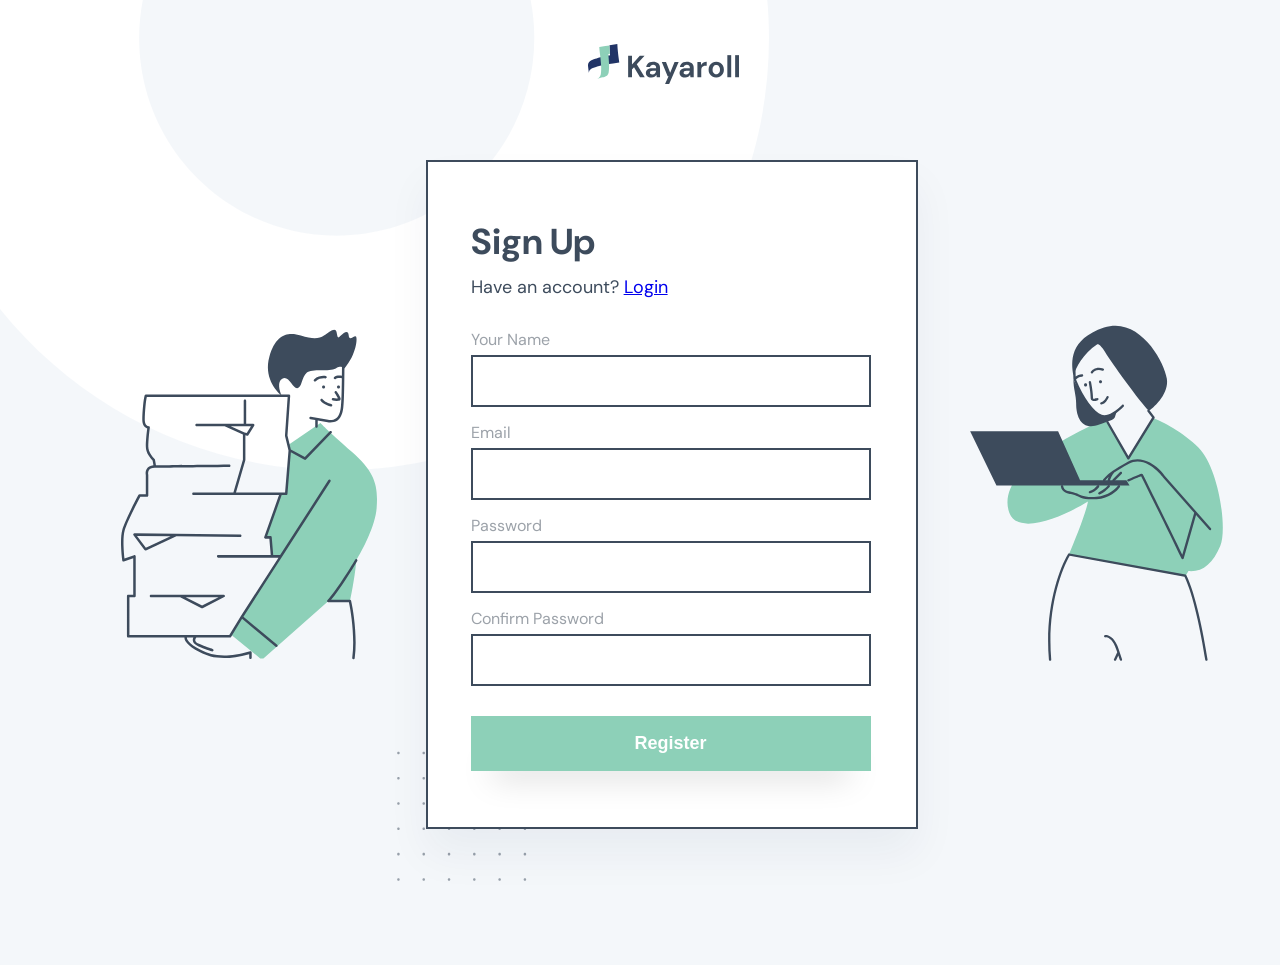
<file: signup.html>
<!DOCTYPE html>
<html lang="en">

<head>
    <meta charset="UTF-8">
    <meta name="viewport" content="width=device-width, initial-scale=1.0">
    <link rel="stylesheet" href="style/style.css">
    <link rel="stylesheet" href="style/hamburger.css">
    <link rel="preconnect" href="https://fonts.gstatic.com">
    <link href="https://fonts.googleapis.com/css2?family=DM+Sans:wght@400;500;700&display=swap" rel="stylesheet">
    <title>Kayaroll</title>
</head>

<body>
    <div class="container">
        <section class="main">
            <a href="/"><img class="main__image" src="image/logotype.svg" alt=""></a>
            <div class="main__body">
                <img src="image/header_image.svg" alt="">
                <div class="auth__form">
                    <h1>Sign Up</h1>
                    <p>Have an account? <a href="signin.html" style="text-decoration: underline;">Login</a></p>
                    <div class="auth__form_input">
                        <div class="form__input">
                            <p>Your Name</p>
                            <input class="input_holder" type="Name">
                        </div>
                        <div class="form__input">
                            <p>Email</p>
                            <input class="input_holder" type="email">
                        </div>
                        <div class="form__input">
                            <p>Password</p>
                            <input class="input_holder" type="password">
                        </div>
                        <div class="form__input">
                            <p>Confirm Password</p>
                            <input class="input_holder" type="password">
                        </div>
                        <a href="#"><button class="sign__button">Register</button></a>
                    </div>
                </div>
                <img src="image/sign_img.svg" alt="">
            </div>
        </section>
    </div>
</body>
<script src="js/jquery-3.5.1.min.js"></script>
<script src="js/main.js"></script>

</html>
</file>
<file: style/style.css>
*{margin:0;padding:0}body,html{overflow-x:hidden}.body{font-family:'DM Sans',sans-serif;color:#2e3742}section{padding-top:15px;padding-left:calc((100% - 1140px)/ 2);padding-right:calc((100% - 1140px)/ 2);width:1140px;max-width:1440px;font-family:'DM Sans',sans-serif}li{list-style-type:none}a{text-decoration:none}.container{width:100%;margin:0 auto}/*!
 * Hamburgers
 * @description Tasty CSS-animated hamburgers
 * @author Jonathan Suh @jonsuh
 * @site https://jonsuh.com/hamburgers
 * @link https://github.com/jonsuh/hamburgers
 */.hamburger{padding:15px 5px;display:inline-block;cursor:pointer;transition-property:opacity,filter;transition-duration:.15s;transition-timing-function:linear;font:inherit;color:inherit;text-transform:none;background-color:transparent;border:0;margin:0;overflow:visible}.hamburger:hover{opacity:.7}.hamburger.is-active:hover{opacity:.7}.hamburger.is-active .hamburger-inner,.hamburger.is-active .hamburger-inner::after,.hamburger.is-active .hamburger-inner::before{background-color:#3d4b5c}.hamburger-box{width:40px;height:24px;display:inline-block;position:relative}.hamburger-inner{display:block;top:50%;margin-top:-2px}.hamburger-inner,.hamburger-inner::after,.hamburger-inner::before{width:24px;height:2px;background-color:#3d4b5c;position:absolute;transition-property:transform;transition-duration:.15s;transition-timing-function:ease}.hamburger-inner::after,.hamburger-inner::before{content:"";display:block}.hamburger-inner::before{top:-10px}.hamburger-inner::after{bottom:-10px}.hamburger--spring .hamburger-inner{top:2px;transition:background-color 0s .13s linear}.hamburger--spring .hamburger-inner::before{top:10px;transition:top .1s .2s cubic-bezier(.33333,.66667,.66667,1),transform .13s cubic-bezier(.55,.055,.675,.19)}.hamburger--spring .hamburger-inner::after{top:20px;transition:top .2s .2s cubic-bezier(.33333,.66667,.66667,1),transform .13s cubic-bezier(.55,.055,.675,.19)}.hamburger--spring.is-active .hamburger-inner{transition-delay:.22s;background-color:transparent!important}.hamburger--spring.is-active .hamburger-inner::before{top:0;transition:top .1s .15s cubic-bezier(.33333,0,.66667,.33333),transform .13s .22s cubic-bezier(.215,.61,.355,1);transform:translate3d(0,10px,0) rotate(45deg)}.hamburger--spring.is-active .hamburger-inner::after{top:0;transition:top .2s cubic-bezier(.33333,0,.66667,.33333),transform .13s .22s cubic-bezier(.215,.61,.355,1);transform:translate3d(0,10px,0) rotate(-45deg)}.header{background:url(../image/header_background.svg);height:750px;background-repeat:no-repeat;color:#2e3742;margin:0 auto;background-size:cover}.blog-dots{display:none}.header__navbar ul{display:flex;justify-content:space-between}.navbar__links,.navbar__links_footer,.navbar__login{position:relative;top:30%}.tablet__header_adaptive img{top:1%;right:7%;position:relative}.tablet__header_adaptive{display:flex;justify-content:space-between}.navbar__links ul>li>a{color:#2e3742;transition:.4s}.navbar__links ul>li{margin-right:40px;font-size:16px;font-weight:700}.navbar__links ul>li>a:hover{color:#8dd0b8}.navbar__links_footer ul>li>a{font-family:'DM Sans',sans-serif;font-weight:700;width:500px;transition:.4s;color:#2e3742}.navbar__links_footer ul>li{margin-right:40px}.navbar__login{width:114px;height:36px;top:20%;position:relative;border:2px solid #3d4b5c;background:0 0;box-sizing:border-box;font-weight:700;font-family:'DM Sans',sans-serif;cursor:pointer;transition:.4s}.navbar__links_footer ul>li>a:hover{color:#8dd0b8}.navbar__login:hover{background:#3d4b5c;color:#fff}.navbar__login:active{background:#8dd0b8;color:#3d4b5c}.navbar__login_footer{width:114px;height:36px;top:20%;position:relative;border:2px solid #3d4b5c;background:0 0;box-sizing:border-box;font-weight:700;font-family:'DM Sans',sans-serif;cursor:pointer;transition:.4s}.navbar__login_footer:hover{background:#3d4b5c;color:#fff}.navbar__login_footer:active{background:#8dd0b8;color:#3d4b5c}.header__body{display:flex;justify-content:space-between;margin-top:100px}.header__body_text{margin-top:2.5%;position:relative;width:455px;height:320px}.header__body_text h1{font-size:44px;margin-bottom:20px}.header__body_text p{font-size:24px;width:270px}.header__body_timer{padding:60px 45px 60px 45px;width:325px;height:450px;color:#2e3742;border:2px solid #3d4b5c;box-sizing:border-box;text-align:center}.header__body_timer h1{font-size:36px;margin-bottom:10px}.mobile__hamburger{display:none}.body__timer_desc{font-size:18px;width:220px;font-weight:400;margin-bottom:20px}.count{width:60px;height:75px;background:#fff;box-shadow:0 12px 17px -6px rgba(0,0,0,.1);margin-right:5px}.body__timer_count{text-align:center;padding:0;display:flex;font-size:36px;width:125px;margin-left:22%}.count__number{top:15px;font-weight:700;position:relative}.body__timer_text{font-size:20px;text-align:center;width:120px;left:21%;line-height:23px;font-weight:700;margin-top:15px;font-family:'DM Sans',sans-serif;position:relative;margin-bottom:30px}.register__button{width:230px;height:55px;background:#8dd0b8;box-shadow:0 26px 32px -22px rgba(0,0,0,.25);border:none;cursor:pointer;color:#fff;font-weight:700;font-size:18px;transition:.4s}.register__button:hover{background:#3d4b5c}.navigation__dots{position:fixed;margin-left:78%;margin-top:12%;align-items:right}.dot{width:12px;border-radius:100px;height:12px;border:2px solid #3d4b5c;box-sizing:border-box;margin-bottom:10px;position:relative;transition:.3s;cursor:pointer}.dot-white{border:2px solid #fff}.dot:hover{border:2px solid #8dd0b8}.dot-active{border:none;background:#8dd0b8}.mobile__navbar__list{display:none}.mobile__navbar__list{display:none}.about{background:url(../image/about_background.svg);background-repeat:no-repeat;height:1300px;color:#3d4b5c;background-size:cover}.about__body_video{position:relative;width:100%;margin-top:100px}.play__button{position:absolute;top:41%;left:47%;cursor:pointer;z-index:999}.play__button_hide{animation-name:play__button_hide;animation-duration:.4s;animation-fill-mode:forwards}@keyframes play__button_hide{from{transform:scale(1)}to{transform:scale(0)}}.about__body{text-align:center;width:1140px}.about__body_title{margin:0 auto;font-size:48px;font-weight:700;color:#2e3742;width:630px;margin-bottom:60px}.about__body_cards{display:flex;justify-content:space-between;margin-top:140px;text-align:left}.about__body_card h1{font-size:48px;font-weight:700}.about__body_card_desc{margin-top:10px;width:320px;font-size:24px;line-height:32px;font-weight:400}.about__body_card_desc span{font-weight:700}.about__card_title{font-size:24px;width:160px;font-weight:700}.about__card_desc{margin-top:10px;font-size:20px;font-weight:400;width:200px}.about__card_tablet_1{display:flex;justify-content:space-between;width:500px;position:relative;right:20%}.about__body_card{margin-right:15%}.mission{padding-top:180px;padding-bottom:180px;background:url(../image/mission_background.svg);height:250px;background-repeat:no-repeat;color:#fff;background-size:cover}.mission__title{font-weight:700;font-size:48px}.mission__desc{width:1050px;margin-top:10px;font-weight:700;font-size:36px}.solve{color:#2e3742}.solve__money{background:url(../image/solve_money.png);width:1120px;height:500px;margin-bottom:120px;background-repeat:no-repeat}.solve__time{background:url(../image/solve_time.png);width:1120px;height:500px;margin-bottom:120px}.solve__stay{background:url(../image/solve_stay.png);width:1120px;height:500px;margin-bottom:120px}.solve__title_text{font-weight:700;font-size:48px;margin-bottom:80px;margin-top:60px}.solve__money-text{margin-left:62%;top:27%;position:relative}.solve__time-text{margin-left:14%;top:30%;position:relative}.solve__title{font-size:36px;font-weight:700;margin-bottom:12px}.solve__desc{font-size:24px;font-weight:700;width:275px;font-weight:400;line-height:32px}.time__desc{width:370px}.solve__desc span{font-weight:700}.solve__stay-text{margin-left:62%;top:34%;position:relative}.stay__desc{width:285px}.customers{background:url(../image/customers_background.svg);background-repeat:no-repeat;padding-top:130px;padding-bottom:130px;text-align:center;color:#2e3742;background-size:cover}.customers__title{font-size:48px;font-weight:700}.customers__cards{margin:0 auto;width:800px;display:flex;justify-content:space-between}.customers__card_desc{margin-top:30px;font-weight:700;font-size:20px;width:193px}.customers__cards{margin-top:50px}.blog{background:#fff;height:750px;text-align:center;color:#2e3742}.blog__title{font-size:48px;font-weight:700;margin-bottom:60px}.blog__posts{display:flex;justify-content:space-between}.blog__post{text-align:left}.blog__post_title{margin-top:15px;width:320px;font-size:24px;font-weight:700}.blog__post_date{margin-top:10px;color:#8e9db0}.blog__body_button{margin-top:60px;width:366px;height:56px;font-size:18px;line-height:23px;text-align:center;font-weight:700;color:#3d4b5c;border:2px solid #3d4b5c;background:#fff;box-shadow:0 26px 32px -22px rgba(0,0,0,.3);cursor:pointer;transition:.4s}.blog__body_button:hover{background:#3d4b5c;color:#fff}.blog__body_button:active{background:#8dd0b8;color:#3d4b5c}.info{background:url(../image/info_background.svg);background-repeat:no-repeat;color:#fff;height:600px;padding-top:120px;padding-bottom:0;background-size:cover}.info__body{display:flex;justify-content:space-between}.footer__body_timer{padding:60px 45px 60px 45px;width:370px;height:450px;color:#fff;border:2px solid #fff;box-sizing:border-box;text-align:center}.count__footer{background:#354674;width:60px;height:75px;box-shadow:0 12px 17px -6px rgba(0,0,0,.1);margin-right:5px}.footer__body_text h1{width:400px;font-size:48px;font-weight:700;line-height:62px}.footer__body_text p{margin-top:30px;width:355px;font-weight:400;font-size:24px;line-height:32px}.footer__body_timer h1{font-weight:700;font-size:36px}.footer__timer_desc{margin-top:10px;position:relative;left:15%;width:190px;font-size:18px;font-weight:400}.footer__timer_count{left:5%;position:relative}.footer__timer_text{left:12%;margin-top:10px;margin-bottom:50px;font-weight:700;position:relative;font-size:18px;width:200px}.footer{padding-top:0;padding-bottom:30px}.footer ul{display:flex;justify-content:space-between;margin-top:10px}.navbar__links,.navbar__login{position:relative;top:30%}.navbar__links ul>li>a{color:#2e3742;transition:.4s}.navbar__links ul>li{margin-right:40px;font-size:16px;font-weight:700}.navbar__links ul>li>a:hover{color:#8dd0b8}.navbar__login{width:114px;height:36px;top:20%;position:relative;border:2px solid #3d4b5c;background:0 0;box-sizing:border-box;font-weight:700;font-family:'DM Sans',sans-serif;cursor:pointer;transition:.4s}.navbar__login:hover{background:#3d4b5c;color:#fff}.navbar__login:active{background:#8dd0b8;color:#3d4b5c}.navbar__login{left:0}.navigation__dots_header{position:fixed;left:98%;top:45%;align-items:right}.dots__active{background:#8dd0b8;border:none}.main{background:url(../image/Signup_bg.svg);background-color:#f4f7fa;background-repeat:no-repeat;height:950px;color:#3d4b5c;width:100%;background-size:cover}.main img{margin:0 auto}.main__body{display:flex;top:100px;justify-content:space-between;width:1340px;margin:0 auto;right:10%;position:relative}.auth__form{width:492px;color:#3d4b5c;height:auto;background:#fff;border:2px solid #3d4b5c;box-sizing:border-box;box-shadow:0 25px 41px rgba(27,44,78,.05);padding:56px 43px 56px 43px}.input_holder{width:400px;padding-left:15px;height:52px;font-size:18px;background:#fff;border:2px solid #3d4b5c;box-sizing:border-box}input:focus{border:2px solid #8dd0b8;outline:0}.auth__form_input{margin-top:30px}.auth__form h1{font-weight:700;font-size:36px;line-height:47px}.auth__form p{margin-top:10px;font-size:18px;font-weight:400;color:#3d4b5c}#remember{width:20px;position:relative;top:4px;height:20px}.form_input label{font-weight:400;margin-bottom:10%;font-size:18px}.form__input p{font-size:16px;color:#9ca2a9;margin-bottom:5px}.form__input{margin-bottom:15px}.sign__button{width:400px;height:55px;background:#8dd0b8;box-shadow:0 26px 32px -22px rgba(0,0,0,.25);border:none;cursor:pointer;color:#fff;font-weight:700;font-size:18px;margin-top:15px;transition:.4s}.sign__button:hover{background:#3d4b5c}.main__image{left:33.5%;position:relative}@media (max-width:1366px){.main__body img{width:20vw}.main__body{width:1200px;margin:0 auto;right:3%;position:relative}.main__image{left:40.5%;top:3%;position:relative}}@media (max-width:1150px){.header__body_text h1{font-size:34px;margin-bottom:20px}.header__body_text{width:335px}.header__body{width:900px;margin:0 auto;margin-top:10%}.header__navbar ul{max-width:900px;margin:0 auto}.about__body_cards{margin-top:80px;text-align:left;width:900px;flex-wrap:wrap;left:35%;position:relative}.about__body_card_desc{margin-bottom:40px}.about__card_tablet{position:relative;right:20%}.mission__desc{width:950px}.mission{padding-left:100px}.solve__title_text{font-weight:700;font-size:48px;margin-top:40px;text-align:center}.solve__time{width:1120px;height:500px;right:5%;position:relative}.blog_3{display:none}.blog__posts{display:flex;justify-content:center}.blog__post{text-align:left;margin-right:20px}.footer ul{display:flex;justify-content:space-between;max-width:900px;margin:0 auto}.footer__body_text h1{width:350px;font-size:38px}.footer__body_text p{margin-top:30px;width:300px}.info__body{display:flex;justify-content:space-between;width:900px;padding-left:80px}}@media (max-width:1100px){.auth__form{width:392px}.input_holder{width:300px;height:45px}.sign__button{width:300px;height:45px}.main__body{width:900px;right:0}}@media (max-width:1050px){section{width:100%}.tablet__header_adaptive img{width:45%}.header__body_text{width:230px;top:90px}.header__body_text h1{font-size:24px;margin-bottom:20px}.header__body_text p{font-size:16px;width:220px}.header__body{width:800px;margin:0 auto;margin-top:10%}.header__navbar ul{max-width:800px;margin:0 auto}.about__body{text-align:center;width:1000px}.mission__desc{width:850px;font-size:30px}.solve__time{right:12%}.info__body{width:780px}}@media (max-width:1024px){.navigation__dots_header{display:none}.navbar__links ul>li{margin-right:30px;font-size:16px;font-weight:700}.header__navbar ul{max-width:900px;margin:0 auto}}@media (max-width:860px){.mobile__navbar__list{top:35vh;position:absolute!important}.auth__form{width:320px;padding:56px 43px 32px 26px}.input_holder{width:260px;height:42px}.sign__button{width:260px;height:42px}.main__body{width:900px;right:0}.main__image{left:42.5%;top:3%;position:relative}.about__body{text-align:center;width:860px}.about__body_cards{left:30%}.mission__desc{width:650px;font-size:30px}.solve__money{width:800px;height:350px;background-size:contain;background-repeat:no-repeat;left:2%;position:relative}.solve__time{width:900px;height:350px;background-size:contain;background-repeat:no-repeat;left:8%;position:relative}.solve__stay{width:800px;height:350px;background-size:contain;background-repeat:no-repeat;left:2%;position:relative}.solve__money-text{top:20%}.solve__stay-text{top:20%}.solve__time-text{margin-left:0}.customers__title{left:20%;width:500px;position:relative}.customers{padding-top:50px;padding-bottom:100px}.blog__posts{left:2%;position:relative}.info__body{width:480px;padding-left:40px}.footer__body_text p{margin-top:30px;width:200px;font-size:18px}.footer__body_text h1{width:250px;font-size:28px}.footer ul{display:flex;justify-content:space-between;max-width:750px;margin:0 auto}.navbar__links_footer ul>li{margin-right:20px}}@media (max-width:780px){.navbar__active{height:100vh;width:135vw;right:-35vw;top:5vh;position:absolute}.blog__posts{left:-1%;position:relative}.solve__time{width:800px}.main__body{width:700px;right:0}.solve__time-text{top:15%;position:relative}.main__image{left:38.5%;top:3%;position:relative}.navigation__dots_header{display:none}.navbar__login{left:80%}section{width:780px}.navbar__links{display:none}.mobile__hamburger{position:relative;right:4%}.hamburger{top:6%;position:relative;left:85%}.navbar__item img{position:relative;margin-top:4%}.navbar__login_footer{margin-left:80%;position:relative}.mobile__navbar{position:absolute;z-index:2;background:#f4f7fa;width:120vw;right:10vw;top:-10vh;height:0;transition:.4s}.navbar__active{width:120vw;height:110vh}.header__navbar{z-index:999;width:90%;position:relative;top:2%;left:4%;padding-left:calc((100% - 1140px)/ 2);padding-right:calc((100% - 1140px)/ 2)}.mobile__hamburger{display:block}.header{height:auto;background:url(../image/tablet__header_bg.svg)}.header__body{text-align:center;display:block;justify-content:center}.tablet__header_adaptive{height:50%;border:2px solid #2e3742;width:91%;bottom:10%;left:3%;position:relative;display:flex;justify-content:space-between}.header__body_timer{border:none}.tablet__header_adaptive img{width:35%;top:1%;left:8%;position:relative}.header__body_text{margin-top:6.5%;width:655px;left:5%;margin-bottom:40px}.about__body_cards{left:20%}.header__body_text p{font-size:24px;width:450px;margin-left:21%}.header__body_text h1{font-size:44px;margin-bottom:10px;margin-left:11%}.navbar__active{height:110vh;width:135vw;right:0;position:relative}.about{background:url(../image/tablet__about_bg.svg);padding:60px 25px 0 25px;height:1230px}.about__body{text-align:center;width:730px}.about__body_video video{width:720px}.about__body_cards{flex-wrap:wrap;width:740px;margin-top:40px}.about__card_tablet{display:flex}.about__body_card h1{margin-right:90px;width:250px}.about__body_card{margin-right:5%}.about__card_tablet p{width:390px}.about__card_tablet_1{left:-15%;position:relative;margin-top:70px;width:750px;display:flex;justify-content:space-between}.card_tablet p{width:170px}.card_tablet>.about__card_title{width:200px}.mission{padding:60px 0 10px 0;background:url(../image/tablet__mission_bg.svg);height:325px;background-repeat:no-repeat;color:#fff;text-align:center;margin-top:60px}.mission__desc{width:720px;margin-top:30px;left:5%;position:relative;line-height:40px;font-size:26px}.solve{padding:30px 10px 0 10px;color:#2e3742}.solve__money{background-size:80%;background-repeat:no-repeat}.solve__time{background-size:80%;background-repeat:no-repeat;right:16%;position:relative}.solve__stay{background-size:80%;background-repeat:no-repeat}.solve__money-text{margin-left:40%;top:20%;position:relative}.solve__title_text{text-align:center}.time__desc{width:340px}.solve__stay-text{margin-left:40%}.customers{background:url(../image/tablet__customers_bg.svg);background-repeat:no-repeat;height:568px;padding:90px 30px 30px 30px;text-align:center;color:#2e3742}.customers__title{width:520px;left:14%;position:relative}.customers__cards{width:700px;right:3%;position:relative}.blog{height:750px;padding:0 30px 0 18px}.blog__post{text-align:left;margin-right:15px}.blog__body_button{width:206px;right:2%;position:relative}.info{background:url(../image/tablet__info_bg.svg);background-repeat:no-repeat;color:#fff;height:816px;padding:90px 30px 10px 30px}.info__body{display:block}.footer__body_timer{border:none}.footer__adaptive{border:2px solid #fff;left:-10%!important;position:relative;width:150%}.footer__body_text h1{width:500px;left:15%;position:relative;text-align:center}.footer__body_text p{margin-top:20px;width:531px;font-weight:400;font-size:24px;line-height:32px;text-align:center;left:12%;position:relative;margin-bottom:40px}.navbar__links_footer ul>li>a{color:#2e3742;transition:.4s;font-size:14px}.navbar__links_footer ul>li{margin-right:10px;margin-top:1%;font-size:16px;font-weight:700;position:relative}.navbar__links_footer{position:relative;margin-left:10%}.footer{padding:20px 30px 20px 30px;width:300px}.footer ul{display:flex;justify-content:space-between;width:410px}.mobile__navbar__list{position:fixed;top:200px;font-family:'DM Sans',sans-serif;margin:0 auto;left:2%;text-align:center;width:70%;display:block}.mobile__navbar__list li{margin-bottom:60px;font-size:24px;font-weight:700}.play__image{width:100%}.mobile__navbar__list li>a{color:#2e3742!important}.navbar__active_show{display:block}.navbar__login_footer{margin-left:40%;position:relative}}@media (max-width:600px){.header__navbar{z-index:999;width:45%;position:relative;top:2%;left:4%;padding-left:calc((100% - 1140px)/ 2);padding-right:calc((100% - 1140px)/ 2)}.about__body_cards{flex-wrap:wrap;width:740px;margin-top:20px}.mobile__hamburger{position:relative;right:-35%;margin-top:2%}.play__image{width:102%}.mobile__navbar__list{top:20vh;height:70vh;overflow-y:hidden}.navbar__login{display:none}.header{background:#f4f7fa}.navbar__item img{position:relative;margin-top:2%;width:105%;margin-left:1%;margin-bottom:30px}.hamburger{top:-10%;position:relative}.header__body_text{margin-top:.5%;left:2%;margin-bottom:40px}.body__timer_text{left:0;line-height:23px;font-weight:700;font-family:'DM Sans',sans-serif;position:relative;margin:0 auto;margin-top:15px;margin-bottom:80px}.header__body_text h1{font-size:28px;margin-bottom:10px;width:490px;margin-left:9%}.header{height:950px}.about__body_video video{width:100%;height:140%}.header__body{margin-top:-2%}.header__body_text p{font-size:20px;width:355px;margin-left:23%}.tablet__header_adaptive img{display:none}.header__mobile>.header__body_timer{padding:70px 5px 10px 65px}.tablet__header_adaptive{height:500px;border:2px solid #2e3742;width:44%;bottom:20%;left:11%;position:relative;display:flex;justify-content:space-between;margin-bottom:40px}.header__body_timer{padding:10px 5px 10px 5px;width:290px;height:365px}.header__body_timer h1{font-size:26px;margin-bottom:10px}.body__timer_count{margin:0 auto}.about{background:#fff;padding:60px 15px 0 10px}.about__body{text-align:center;width:570px}.header__body_text{margin-top:2.5%;position:relative;width:455px;height:250px}.about__body_title{margin:0 auto;font-size:28px;width:280px}.about__body_video{position:relative;width:100%;bottom:40px;height:220px}.play__button{position:absolute;top:60%;left:45%;width:10%}.mission{padding:60px 0 10px 0;height:245px;width:600px;margin-top:650px}.navbar__item img{position:relative;margin-top:4%;width:95%;margin-left:13%;margin-bottom:30px}.about__card_tablet{display:block;text-align:center}.about__card_tablet p{width:390px}.about__body_card h1{font-size:28px;font-weight:700;margin:0 auto}.customers__card img{right:30%;position:relative;width:30%}.about__card_tablet{position:relative;right:2%}.about__card_tablet_1{left:2%;position:relative;margin-top:0;width:750px;display:block;justify-content:space-between}.card_tablet>.about__card_title{width:400px;font-size:26px;position:relative;right:5%}.card_tablet p{width:185px;text-align:center;font-size:20px;right:-10%;position:relative}.card_tablet img{width:250px;left:7%;position:relative;margin-bottom:20px}.about__body_card{margin-bottom:40px}.card-tablet{text-align:center;width:100px}.mobile__fix{right:5%;position:relative}.mission__desc{width:540px;margin-top:30px;left:5%;position:relative;font-size:20px;line-height:30px}.solve__title_text{font-size:28px;position:relative;left:40%}.mission__title{font-size:28px}.solve{width:320px}.solve__money-text{margin-left:3%;top:90%;position:relative}.solve__title{font-size:24px}.solve__desc{font-size:20px;width:230px;font-weight:400;line-height:28px}.solve__time{background-size:80%;background-repeat:no-repeat;left:-110%;position:relative;top:30px}.solve__time-text{top:95%;left:47%;position:relative}.solve__stay{margin-top:70%}.solve__stay-text{margin-left:3%;top:90%;position:relative}.solve__body{position:relative;left:45%}.customers{background:url(../image/mobile_customers_bg.svg);top:50px;height:990px;padding:30px 30px 30px 30px;position:relative;background-repeat:no-repeat;width:600px;background-size:cover}.customers__card{position:relative;margin-left:20%;margin-top:30px}.customers__title{width:368px;left:15%;position:relative;font-size:34px}.customers__cards{margin:0 auto;width:800px;display:block;justify-content:space-between}.customers__card_desc{margin-top:0;font-weight:700;font-size:28px;width:293px;left:-6%;position:relative}.customers__card{position:relative;margin-top:30px}.blog{width:320px}.blog{height:550px;padding:0 30px 0 18px;margin-top:15%}.blog__post img{width:90vw;height:auto}.blog__title{font-size:28px;font-weight:700;margin-bottom:30px;right:-40%;position:relative}.blog__post_title{width:320px;font-size:20px}.blog__post{text-align:left;position:relative;left:66vw;margin-right:0;margin-bottom:40px}.info{background:url(../image/mobile_info_bg.svg);width:600px;background-size:cover}.info{height:1051px;margin-top:30%}.blog-dots{margin:0 auto;display:flex;width:320px;left:30%;position:relative;margin-top:30px}.footer__body_text h1{width:490px;left:-33%;line-height:46px}.blog__dot{width:12px;height:12px;border:2px solid #3d4b5c;box-sizing:border-box;border-radius:100px;background:0 0;margin-right:25px}.blog__dot_active{border:none;background:#8dd0b8}.blog__body_button{margin-top:30px}.blog_3{display:none}.blog__posts{left:10%;position:relative}.info{height:1051px}.blog__body_button{width:290px;left:38%;position:relative}.info__body{width:380px;padding-left:0}.footer__body_text p{margin-top:20px;width:390px;font-size:20px;line-height:28px;text-align:center;left:-30%}.tablet__header_adaptive img{display:block;width:190px;left:35%}.tablet__header_adaptive{display:block;border:none}.footer__body_timer{padding:40px 45px 60px 45px;width:400px;height:460px;color:#fff;border:2px solid #fff;box-sizing:border-box;text-align:center;left:-25%;position:relative;margin-top:40px}.footer__body_timer h1{font-weight:700;font-size:34px}.blog__post{margin-bottom:40px;margin-right:40px}.info__body{width:380px;padding-left:150px}.footer{padding:20px 30px 20px 30px;width:300px;margin-left:23%}.footer__timer_desc{left:0}.footer__timer_count{left:0;position:relative}.footer__timer_text{left:15%;margin-top:20px}.register__button{position:relative;bottom:5%;right:0}.body__timer_desc{margin:0 auto;margin-bottom:20px;margin-top:20px}.mobile__reg_button{position:relative;bottom:5%;right:0}.footer ul{display:block;justify-content:space-between;width:370px;height:250px}.blog__posts{display:flex;justify-content:center}.footer__navbar ul>li>img{width:140px;text-align:center}.navbar__links_footer{position:relative;margin-left:-30%;text-align:center;height:210px}.navbar__links_footer ul>li{margin-bottom:30px}.navbar__login_footer{margin-left:20%;position:relative;margin-bottom:40px}.blog{height:550px;padding:0 30px 0 18px}.tablet__header_image{display:none!important}.header__mobile{border:2px solid #2e3742;margin-left:4%}.header__mobile button{position:relative;left:-3%}.header__mobile>.body__timer_count{left:4%;position:relative}.header__mobile button{position:relative;left:-2%}.blog-dots{display:none}}@media (max-width:530px){.header__body_text{left:-2%;margin-bottom:40px}.header__body_text p{font-size:20px;width:355px;margin-left:20%}.tablet__header_adaptive{width:44%;bottom:20%;left:7%}.header__body_text p{font-size:20px;width:355px;margin-left:23%}.about__body_video{position:relative;width:89%;bottom:40px;height:220px}.about__body_title{margin:0 auto;font-size:28px;width:280px;position:relative;right:5%}.about__card_tablet{position:relative;right:7%}.about__body_card{margin-bottom:40px;position:relative;right:5%}.mission{padding:60px 0 10px 0;height:245px;width:600px;margin-top:700px}.mission__desc{width:470px;margin-top:30px;left:5%;position:relative;font-size:20px;line-height:30px}.solve__title_text{font-size:28px;position:relative;left:30%}.solve__body{position:relative;left:35%}.customers__card{position:relative;margin-left:23%;margin-top:30px}.customers__title{width:398px;left:5%;position:relative;font-size:30px}.customers__cards{width:700px;right:5%;position:relative}.blog{height:550px;padding:0 30px 0 0}.blog__title{font-size:28px;font-weight:700;margin-bottom:30px;right:-30%;position:relative}.footer__body_text h1{width:390px;left:-28%;line-height:46px}.footer__body_timer{padding:40px 45px 60px 45px;width:400px;height:460px;color:#fff;border:2px solid #fff;box-sizing:border-box;text-align:center;left:-45%;position:relative;margin-top:40px}.footer{padding:20px 30px 20px 30px;width:300px;margin-left:20%}}@media (max-width:490px){.navbar__item img{position:relative;margin-top:5%;width:95%;margin-left:3%;margin-bottom:30px}.info{height:1101px}.card_tablet img{width:250px;left:9%;position:relative;margin-bottom:20px}.customers__card img{right:33%;position:relative;width:30%}.card_tablet p{width:285px;text-align:center;font-size:20px;right:-6%;position:relative}.customers{height:850px}.card_tablet>.about__card_title{right:2%}.play__image{width:90%;position:relative;right:4%}.mobile__hamburger{position:relative;right:-15%;margin-top:3%}.header__body_text h1{font-size:28px;margin-bottom:10px;width:430px;margin-left:9%}.header__body_text p{font-size:20px;width:355px;margin-left:16%}.tablet__header_adaptive{width:44%;bottom:20%;left:5%}.about__body_title{margin:0 auto;font-size:28px;width:280px;position:relative;right:10%}.about__body_card{margin-bottom:40px;position:relative;right:10%}.mission__title{font-size:28px;position:relative;left:-10%}.mission__desc{width:400px;margin-top:30px;left:7%;position:relative;font-size:20px;line-height:30px}.mission{padding:10px 0 10px 0;height:245px;width:600px;margin-top:700px}.solve__title_text{font-size:28px;position:relative;left:25%}.solve__body{position:relative;left:30%}.customers__card_desc{margin-top:0;font-weight:700;font-size:24px;width:293px;left:-11%;position:relative}.blog__body_button{width:290px;left:25%;position:relative}.play__button{position:absolute;top:45%;left:43%;width:10%}.footer__body_text h1{width:390px;left:-32%;line-height:46px}.customers__title{width:398px;left:3%;position:relative;font-size:30px}.tablet__header_adaptive img{display:block;width:190px;left:15%}.footer__body_timer{left:-55%}.footer{padding:20px 30px 20px 30px;width:300px;margin-left:18%}.about__body_video video{width:90%;position:relative;height:130%;right:3%}}@media (max-width:414px){.mobile__hamburger{position:relative;right:6%;margin-top:3%}.play__button{position:absolute;top:35%;left:36%;width:10%}.play__image{width:75%;position:relative;right:11%}.header__body_text h1{font-size:22px;margin-bottom:10px;width:410px;margin-left:5%}.header__body_text p{font-size:20px;width:355px;margin-left:11%}.tablet__header_adaptive{width:44%;bottom:20%;left:-.5%}.about__body_title{right:15%}.about__body_video video{height:100%;width:75%;position:relative;right:11%}.about__body_card{margin-bottom:40px;position:relative;right:15%}.card_tablet img{width:150px;left:14%;position:relative;margin-bottom:20px}.about{height:990px}.card_tablet>.about__card_title{width:400px;font-size:26px;position:relative;right:4%}.card_tablet p{width:285px;text-align:center;font-size:20px;right:-10%;position:relative}.card_tablet p{width:285px;text-align:center;font-size:20px;right:-4%;position:relative}.mission__desc{width:350px;margin-top:30px;left:4%;position:relative;font-size:18px;line-height:25px}.mission__title{font-size:28px;position:relative;left:-17%}.solve{width:320px;position:relative;right:10%}.customers__title{width:288px;left:6%}.customers__card img{right:40%;position:relative;width:30%}.tablet__header_adaptive img{display:block;width:190px;left:35%}.customers__card_desc{left:-17%}.blog__title{right:-15%;position:relative}.blog_3{display:block}.blog__posts{left:65%;position:relative}.blog__body_button{width:290px;left:16%;position:relative}.info__body{width:380px;padding-left:100px}.footer__body_timer{width:300px;height:460px;left:-55%;position:relative;margin-top:40px;margin-left:35%}.footer{padding:20px 30px 20px 30px;width:300px;margin-left:10%}.blog-dots{display:flex}.register__button{position:relative;bottom:0;right:0}.blog-dots{display:flex;position:relative;left:53%}.footer__timer_text{left:3%;margin-top:20px}.footer__body_timer button{position:relative;right:5%}}@media (max-width:375px){.mobile__hamburger{position:relative;right:17%;margin-top:3%}.hamburger{top:-9%;position:relative;left:70%}.play__button{position:absolute;top:30%;left:31%;width:10%}.play__image{width:68%;height:83%;position:relative;right:15%}.header__body_text{left:-4%;width:300px;margin-bottom:40px}.header__body_text h1{font-size:22px;margin-bottom:10px;width:340px;margin-left:17%}.header__body_text p{font-size:20px;width:355px;margin-left:14%}.tablet__header_adaptive{width:38.5%;bottom:20%;left:0}.header__mobile>.header__body_timer{padding:50px 5px 10px 35px}.about__body_title{right:18%}.about__body_video video{width:70%;position:relative;right:14.5%}.about__card_tablet p{width:320px}.about__body_cards{flex-wrap:wrap;width:740px;margin-top:30px}.about__body_card{margin-bottom:40px;position:relative;right:13%}.card_tablet img{width:150px;left:12%;position:relative;margin-bottom:20px}.card_tablet>.about__card_title{width:400px;font-size:26px;position:relative;right:7%}.card_tablet p{width:285px;text-align:center;font-size:20px;right:0;position:relative}.mission__desc{left:2%}.solve{width:320px;position:relative;right:15%}.customers{background:url(../image/mobile_customers_bg.svg);height:890px;width:400px;background-repeat:no-repeat;background-size:cover}.customers__card{position:relative;margin-left:18%;margin-top:30px}.blog__title{right:-8%;position:relative}.blog__posts{left:55%;position:relative}.footer__body_text h1{width:330px;left:-27%;line-height:46px}.footer__body_text p{width:330px}.tablet__header_adaptive img{left:30%}.footer__body_timer{left:-69%}.footer{width:300px;margin-left:6%}.blog-dots{display:flex;position:relative;left:44%}.blog__body_button{width:290px;left:9%;position:relative}}@media (max-width:360px){.mobile__hamburger{position:relative;right:18%;margin-top:2%}.header__body_text h1{font-size:22px;margin-bottom:10px;width:340px;margin-left:14%}.tablet__header_adaptive{width:38.5%;bottom:20%;left:-1%}.about__body_video video{width:65%;position:relative;right:16.5%;height:90%}.play__image{width:66%;height:83%;position:relative;right:16.5%}.about__body_card{margin-bottom:40px;position:relative;right:14%}.mission__desc{width:330px}.mission__title{font-size:28px;position:relative;left:-20%}.footer__navbar ul>li>img{width:140px;position:relative;text-align:center;left:12%}.footer__body_timer{left:-77%}}@media (max-width:320px){.play__image{width:56%;height:73%;position:relative;right:20.5%}.play__button{position:absolute;top:30%;left:26%;width:8%}.navbar__item img{width:85%}.hamburger{left:65%}.header__body_text h1{width:300px;margin-left:15%}.header__body_text p{font-size:20px;width:305px;margin-left:14%}.tablet__header_adaptive{width:32%;bottom:20%;left:0;height:400px}.header__mobile>.header__body_timer{padding:0 25px 0 0}.register__button{bottom:5%;right:0}.mobile__hamburger{position:relative;right:28%;margin-top:2%}.about__body_title{right:23%}.about__body_video video{width:55%;position:relative;right:20.5%;height:140%;bottom:30%}.navbar__item img{margin-left:-10%;margin-bottom:30px}.header{height:800px}.about__body_card{margin-bottom:40px;position:relative;right:15%}.about__card_tablet p{width:300px}.about__body_cards{flex-wrap:wrap;width:740px;margin-top:10px}.card_tablet img{width:150px;left:10%}.card_tablet>.about__card_title{right:9%}.mission{padding:10px 0 10px 0;height:245px;width:600px;margin-top:500px}.mission__desc{width:300px}.mission__title{font-size:28px;position:relative;left:-23%}.solve__title_text{left:12%}.solve__body{position:relative;left:15%}.customers__title{width:288px;left:-2%}.customers__card{position:relative;margin-left:14%;margin-top:30px}.customers__card_desc{margin-top:0;font-weight:700;font-size:20px;width:293px;left:-14%;position:relative}.blog{height:550px;padding:0 30px 0 0;position:relative;margin-top:30%}.blog__posts{left:58%;position:relative}.blog-dots{display:flex;position:relative;left:38%}.blog__body_button{width:290px;left:0;position:relative}.footer__body_text h1{width:230px;left:-22%;line-height:46px}.footer__body_text p{width:280px}.tablet__header_adaptive img{left:0}.footer__body_timer{width:270px;height:420px;left:-55%;position:relative;margin-top:40px;margin-left:35%}.footer__body_timer{left:-90%}.info{height:1151px}.footer__body_timer button{position:relative;right:15%}.footer{width:300px;margin-left:-1%}.blog__title{right:0;position:relative}}
</file>
<file: style/hamburger.css>
/*!
 * Hamburgers
 * @description Tasty CSS-animated hamburgers
 * @author Jonathan Suh @jonsuh
 * @site https://jonsuh.com/hamburgers
 * @link https://github.com/jonsuh/hamburgers
 */

.hamburger {
    padding: 15px 15px;
    display: inline-block;
    cursor: pointer;
    transition-property: opacity, filter;
    transition-duration: 0.15s;
    transition-timing-function: linear;
    font: inherit;
    color: inherit;
    text-transform: none;
    background-color: transparent;
    border: 0;
    margin: 0;
    overflow: visible;
}

.hamburger:hover {
    opacity: 0.7;
}

.hamburger.is-active:hover {
    opacity: 0.7;
}

.hamburger.is-active .hamburger-inner,
.hamburger.is-active .hamburger-inner::before,
.hamburger.is-active .hamburger-inner::after {
    background-color: #3D4B5C;
}

.hamburger-box {
    width: 40px;
    height: 24px;
    display: inline-block;
    position: relative;
}

.hamburger-inner {
    display: block;
    top: 50%;
    margin-top: -2px;
}

.hamburger-inner,
.hamburger-inner::before,
.hamburger-inner::after {
    width: 24px;
    height: 2px;
    background-color: #3D4B5C;
    position: absolute;
    transition-property: transform;
    transition-duration: 0.15s;
    transition-timing-function: ease;
}

.hamburger-inner::before,
.hamburger-inner::after {
    content: "";
    display: block;
}

.hamburger-inner::before {
    top: -10px;
}

.hamburger-inner::after {
    bottom: -10px;
}


/*
     * 3DX
     */

.hamburger--3dx .hamburger-box {
    perspective: 80px;
}

.hamburger--3dx .hamburger-inner {
    transition: transform 0.15s cubic-bezier(0.645, 0.045, 0.355, 1), background-color 0s 0.1s cubic-bezier(0.645, 0.045, 0.355, 1);
}

.hamburger--3dx .hamburger-inner::before,
.hamburger--3dx .hamburger-inner::after {
    transition: transform 0s 0.1s cubic-bezier(0.645, 0.045, 0.355, 1);
}

.hamburger--3dx.is-active .hamburger-inner {
    background-color: transparent !important;
    transform: rotateY(180deg);
}

.hamburger--3dx.is-active .hamburger-inner::before {
    transform: translate3d(0, 10px, 0) rotate(45deg);
}

.hamburger--3dx.is-active .hamburger-inner::after {
    transform: translate3d(0, -10px, 0) rotate(-45deg);
}


/*
     * 3DX Reverse
     */

.hamburger--3dx-r .hamburger-box {
    perspective: 80px;
}

.hamburger--3dx-r .hamburger-inner {
    transition: transform 0.15s cubic-bezier(0.645, 0.045, 0.355, 1), background-color 0s 0.1s cubic-bezier(0.645, 0.045, 0.355, 1);
}

.hamburger--3dx-r .hamburger-inner::before,
.hamburger--3dx-r .hamburger-inner::after {
    transition: transform 0s 0.1s cubic-bezier(0.645, 0.045, 0.355, 1);
}

.hamburger--3dx-r.is-active .hamburger-inner {
    background-color: transparent !important;
    transform: rotateY(-180deg);
}

.hamburger--3dx-r.is-active .hamburger-inner::before {
    transform: translate3d(0, 10px, 0) rotate(45deg);
}

.hamburger--3dx-r.is-active .hamburger-inner::after {
    transform: translate3d(0, -10px, 0) rotate(-45deg);
}


/*
     * 3DY
     */

.hamburger--3dy .hamburger-box {
    perspective: 80px;
}

.hamburger--3dy .hamburger-inner {
    transition: transform 0.15s cubic-bezier(0.645, 0.045, 0.355, 1), background-color 0s 0.1s cubic-bezier(0.645, 0.045, 0.355, 1);
}

.hamburger--3dy .hamburger-inner::before,
.hamburger--3dy .hamburger-inner::after {
    transition: transform 0s 0.1s cubic-bezier(0.645, 0.045, 0.355, 1);
}

.hamburger--3dy.is-active .hamburger-inner {
    background-color: transparent !important;
    transform: rotateX(-180deg);
}

.hamburger--3dy.is-active .hamburger-inner::before {
    transform: translate3d(0, 10px, 0) rotate(45deg);
}

.hamburger--3dy.is-active .hamburger-inner::after {
    transform: translate3d(0, -10px, 0) rotate(-45deg);
}


/*
     * 3DY Reverse
     */

.hamburger--3dy-r .hamburger-box {
    perspective: 80px;
}

.hamburger--3dy-r .hamburger-inner {
    transition: transform 0.15s cubic-bezier(0.645, 0.045, 0.355, 1), background-color 0s 0.1s cubic-bezier(0.645, 0.045, 0.355, 1);
}

.hamburger--3dy-r .hamburger-inner::before,
.hamburger--3dy-r .hamburger-inner::after {
    transition: transform 0s 0.1s cubic-bezier(0.645, 0.045, 0.355, 1);
}

.hamburger--3dy-r.is-active .hamburger-inner {
    background-color: transparent !important;
    transform: rotateX(180deg);
}

.hamburger--3dy-r.is-active .hamburger-inner::before {
    transform: translate3d(0, 10px, 0) rotate(45deg);
}

.hamburger--3dy-r.is-active .hamburger-inner::after {
    transform: translate3d(0, -10px, 0) rotate(-45deg);
}


/*
     * 3DXY
     */

.hamburger--3dxy .hamburger-box {
    perspective: 80px;
}

.hamburger--3dxy .hamburger-inner {
    transition: transform 0.15s cubic-bezier(0.645, 0.045, 0.355, 1), background-color 0s 0.1s cubic-bezier(0.645, 0.045, 0.355, 1);
}

.hamburger--3dxy .hamburger-inner::before,
.hamburger--3dxy .hamburger-inner::after {
    transition: transform 0s 0.1s cubic-bezier(0.645, 0.045, 0.355, 1);
}

.hamburger--3dxy.is-active .hamburger-inner {
    background-color: transparent !important;
    transform: rotateX(180deg) rotateY(180deg);
}

.hamburger--3dxy.is-active .hamburger-inner::before {
    transform: translate3d(0, 10px, 0) rotate(45deg);
}

.hamburger--3dxy.is-active .hamburger-inner::after {
    transform: translate3d(0, -10px, 0) rotate(-45deg);
}


/*
     * 3DXY Reverse
     */

.hamburger--3dxy-r .hamburger-box {
    perspective: 80px;
}

.hamburger--3dxy-r .hamburger-inner {
    transition: transform 0.15s cubic-bezier(0.645, 0.045, 0.355, 1), background-color 0s 0.1s cubic-bezier(0.645, 0.045, 0.355, 1);
}

.hamburger--3dxy-r .hamburger-inner::before,
.hamburger--3dxy-r .hamburger-inner::after {
    transition: transform 0s 0.1s cubic-bezier(0.645, 0.045, 0.355, 1);
}

.hamburger--3dxy-r.is-active .hamburger-inner {
    background-color: transparent !important;
    transform: rotateX(180deg) rotateY(180deg) rotateZ(-180deg);
}

.hamburger--3dxy-r.is-active .hamburger-inner::before {
    transform: translate3d(0, 10px, 0) rotate(45deg);
}

.hamburger--3dxy-r.is-active .hamburger-inner::after {
    transform: translate3d(0, -10px, 0) rotate(-45deg);
}


/*
     * Arrow
     */

.hamburger--arrow.is-active .hamburger-inner::before {
    transform: translate3d(-8px, 0, 0) rotate(-45deg) scale(0.7, 1);
}

.hamburger--arrow.is-active .hamburger-inner::after {
    transform: translate3d(-8px, 0, 0) rotate(45deg) scale(0.7, 1);
}


/*
     * Arrow Right
     */

.hamburger--arrow-r.is-active .hamburger-inner::before {
    transform: translate3d(8px, 0, 0) rotate(45deg) scale(0.7, 1);
}

.hamburger--arrow-r.is-active .hamburger-inner::after {
    transform: translate3d(8px, 0, 0) rotate(-45deg) scale(0.7, 1);
}


/*
     * Arrow Alt
     */

.hamburger--arrowalt .hamburger-inner::before {
    transition: top 0.1s 0.1s ease, transform 0.1s cubic-bezier(0.165, 0.84, 0.44, 1);
}

.hamburger--arrowalt .hamburger-inner::after {
    transition: bottom 0.1s 0.1s ease, transform 0.1s cubic-bezier(0.165, 0.84, 0.44, 1);
}

.hamburger--arrowalt.is-active .hamburger-inner::before {
    top: 0;
    transform: translate3d(-8px, -10px, 0) rotate(-45deg) scale(0.7, 1);
    transition: top 0.1s ease, transform 0.1s 0.1s cubic-bezier(0.895, 0.03, 0.685, 0.22);
}

.hamburger--arrowalt.is-active .hamburger-inner::after {
    bottom: 0;
    transform: translate3d(-8px, 10px, 0) rotate(45deg) scale(0.7, 1);
    transition: bottom 0.1s ease, transform 0.1s 0.1s cubic-bezier(0.895, 0.03, 0.685, 0.22);
}


/*
     * Arrow Alt Right
     */

.hamburger--arrowalt-r .hamburger-inner::before {
    transition: top 0.1s 0.1s ease, transform 0.1s cubic-bezier(0.165, 0.84, 0.44, 1);
}

.hamburger--arrowalt-r .hamburger-inner::after {
    transition: bottom 0.1s 0.1s ease, transform 0.1s cubic-bezier(0.165, 0.84, 0.44, 1);
}

.hamburger--arrowalt-r.is-active .hamburger-inner::before {
    top: 0;
    transform: translate3d(8px, -10px, 0) rotate(45deg) scale(0.7, 1);
    transition: top 0.1s ease, transform 0.1s 0.1s cubic-bezier(0.895, 0.03, 0.685, 0.22);
}

.hamburger--arrowalt-r.is-active .hamburger-inner::after {
    bottom: 0;
    transform: translate3d(8px, 10px, 0) rotate(-45deg) scale(0.7, 1);
    transition: bottom 0.1s ease, transform 0.1s 0.1s cubic-bezier(0.895, 0.03, 0.685, 0.22);
}


/*
     * Arrow Turn
     */

.hamburger--arrowturn.is-active .hamburger-inner {
    transform: rotate(-180deg);
}

.hamburger--arrowturn.is-active .hamburger-inner::before {
    transform: translate3d(8px, 0, 0) rotate(45deg) scale(0.7, 1);
}

.hamburger--arrowturn.is-active .hamburger-inner::after {
    transform: translate3d(8px, 0, 0) rotate(-45deg) scale(0.7, 1);
}


/*
     * Arrow Turn Right
     */

.hamburger--arrowturn-r.is-active .hamburger-inner {
    transform: rotate(-180deg);
}

.hamburger--arrowturn-r.is-active .hamburger-inner::before {
    transform: translate3d(-8px, 0, 0) rotate(-45deg) scale(0.7, 1);
}

.hamburger--arrowturn-r.is-active .hamburger-inner::after {
    transform: translate3d(-8px, 0, 0) rotate(45deg) scale(0.7, 1);
}


/*
     * Boring
     */

.hamburger--boring .hamburger-inner,
.hamburger--boring .hamburger-inner::before,
.hamburger--boring .hamburger-inner::after {
    transition-property: none;
}

.hamburger--boring.is-active .hamburger-inner {
    transform: rotate(45deg);
}

.hamburger--boring.is-active .hamburger-inner::before {
    top: 0;
    opacity: 0;
}

.hamburger--boring.is-active .hamburger-inner::after {
    bottom: 0;
    transform: rotate(-90deg);
}


/*
     * Collapse
     */

.hamburger--collapse .hamburger-inner {
    top: auto;
    bottom: 0;
    transition-duration: 0.13s;
    transition-delay: 0.13s;
    transition-timing-function: cubic-bezier(0.55, 0.055, 0.675, 0.19);
}

.hamburger--collapse .hamburger-inner::after {
    top: -20px;
    transition: top 0.2s 0.2s cubic-bezier(0.33333, 0.66667, 0.66667, 1), opacity 0.1s linear;
}

.hamburger--collapse .hamburger-inner::before {
    transition: top 0.12s 0.2s cubic-bezier(0.33333, 0.66667, 0.66667, 1), transform 0.13s cubic-bezier(0.55, 0.055, 0.675, 0.19);
}

.hamburger--collapse.is-active .hamburger-inner {
    transform: translate3d(0, -10px, 0) rotate(-45deg);
    transition-delay: 0.22s;
    transition-timing-function: cubic-bezier(0.215, 0.61, 0.355, 1);
}

.hamburger--collapse.is-active .hamburger-inner::after {
    top: 0;
    opacity: 0;
    transition: top 0.2s cubic-bezier(0.33333, 0, 0.66667, 0.33333), opacity 0.1s 0.22s linear;
}

.hamburger--collapse.is-active .hamburger-inner::before {
    top: 0;
    transform: rotate(-90deg);
    transition: top 0.1s 0.16s cubic-bezier(0.33333, 0, 0.66667, 0.33333), transform 0.13s 0.25s cubic-bezier(0.215, 0.61, 0.355, 1);
}


/*
     * Collapse Reverse
     */

.hamburger--collapse-r .hamburger-inner {
    top: auto;
    bottom: 0;
    transition-duration: 0.13s;
    transition-delay: 0.13s;
    transition-timing-function: cubic-bezier(0.55, 0.055, 0.675, 0.19);
}

.hamburger--collapse-r .hamburger-inner::after {
    top: -20px;
    transition: top 0.2s 0.2s cubic-bezier(0.33333, 0.66667, 0.66667, 1), opacity 0.1s linear;
}

.hamburger--collapse-r .hamburger-inner::before {
    transition: top 0.12s 0.2s cubic-bezier(0.33333, 0.66667, 0.66667, 1), transform 0.13s cubic-bezier(0.55, 0.055, 0.675, 0.19);
}

.hamburger--collapse-r.is-active .hamburger-inner {
    transform: translate3d(0, -10px, 0) rotate(45deg);
    transition-delay: 0.22s;
    transition-timing-function: cubic-bezier(0.215, 0.61, 0.355, 1);
}

.hamburger--collapse-r.is-active .hamburger-inner::after {
    top: 0;
    opacity: 0;
    transition: top 0.2s cubic-bezier(0.33333, 0, 0.66667, 0.33333), opacity 0.1s 0.22s linear;
}

.hamburger--collapse-r.is-active .hamburger-inner::before {
    top: 0;
    transform: rotate(90deg);
    transition: top 0.1s 0.16s cubic-bezier(0.33333, 0, 0.66667, 0.33333), transform 0.13s 0.25s cubic-bezier(0.215, 0.61, 0.355, 1);
}


/*
     * Elastic
     */

.hamburger--elastic .hamburger-inner {
    top: 2px;
    transition-duration: 0.275s;
    transition-timing-function: cubic-bezier(0.68, -0.55, 0.265, 1.55);
}

.hamburger--elastic .hamburger-inner::before {
    top: 10px;
    transition: opacity 0.125s 0.275s ease;
}

.hamburger--elastic .hamburger-inner::after {
    top: 20px;
    transition: transform 0.275s cubic-bezier(0.68, -0.55, 0.265, 1.55);
}

.hamburger--elastic.is-active .hamburger-inner {
    transform: translate3d(0, 10px, 0) rotate(135deg);
    transition-delay: 0.075s;
}

.hamburger--elastic.is-active .hamburger-inner::before {
    transition-delay: 0s;
    opacity: 0;
}

.hamburger--elastic.is-active .hamburger-inner::after {
    transform: translate3d(0, -20px, 0) rotate(-270deg);
    transition-delay: 0.075s;
}


/*
     * Elastic Reverse
     */

.hamburger--elastic-r .hamburger-inner {
    top: 2px;
    transition-duration: 0.275s;
    transition-timing-function: cubic-bezier(0.68, -0.55, 0.265, 1.55);
}

.hamburger--elastic-r .hamburger-inner::before {
    top: 10px;
    transition: opacity 0.125s 0.275s ease;
}

.hamburger--elastic-r .hamburger-inner::after {
    top: 20px;
    transition: transform 0.275s cubic-bezier(0.68, -0.55, 0.265, 1.55);
}

.hamburger--elastic-r.is-active .hamburger-inner {
    transform: translate3d(0, 10px, 0) rotate(-135deg);
    transition-delay: 0.075s;
}

.hamburger--elastic-r.is-active .hamburger-inner::before {
    transition-delay: 0s;
    opacity: 0;
}

.hamburger--elastic-r.is-active .hamburger-inner::after {
    transform: translate3d(0, -20px, 0) rotate(270deg);
    transition-delay: 0.075s;
}


/*
     * Emphatic
     */

.hamburger--emphatic {
    overflow: hidden;
}

.hamburger--emphatic .hamburger-inner {
    transition: background-color 0.125s 0.175s ease-in;
}

.hamburger--emphatic .hamburger-inner::before {
    left: 0;
    transition: transform 0.125s cubic-bezier(0.6, 0.04, 0.98, 0.335), top 0.05s 0.125s linear, left 0.125s 0.175s ease-in;
}

.hamburger--emphatic .hamburger-inner::after {
    top: 10px;
    right: 0;
    transition: transform 0.125s cubic-bezier(0.6, 0.04, 0.98, 0.335), top 0.05s 0.125s linear, right 0.125s 0.175s ease-in;
}

.hamburger--emphatic.is-active .hamburger-inner {
    transition-delay: 0s;
    transition-timing-function: ease-out;
    background-color: transparent !important;
}

.hamburger--emphatic.is-active .hamburger-inner::before {
    left: -80px;
    top: -80px;
    transform: translate3d(80px, 80px, 0) rotate(45deg);
    transition: left 0.125s ease-out, top 0.05s 0.125s linear, transform 0.125s 0.175s cubic-bezier(0.075, 0.82, 0.165, 1);
}

.hamburger--emphatic.is-active .hamburger-inner::after {
    right: -80px;
    top: -80px;
    transform: translate3d(-80px, 80px, 0) rotate(-45deg);
    transition: right 0.125s ease-out, top 0.05s 0.125s linear, transform 0.125s 0.175s cubic-bezier(0.075, 0.82, 0.165, 1);
}


/*
     * Emphatic Reverse
     */

.hamburger--emphatic-r {
    overflow: hidden;
}

.hamburger--emphatic-r .hamburger-inner {
    transition: background-color 0.125s 0.175s ease-in;
}

.hamburger--emphatic-r .hamburger-inner::before {
    left: 0;
    transition: transform 0.125s cubic-bezier(0.6, 0.04, 0.98, 0.335), top 0.05s 0.125s linear, left 0.125s 0.175s ease-in;
}

.hamburger--emphatic-r .hamburger-inner::after {
    top: 10px;
    right: 0;
    transition: transform 0.125s cubic-bezier(0.6, 0.04, 0.98, 0.335), top 0.05s 0.125s linear, right 0.125s 0.175s ease-in;
}

.hamburger--emphatic-r.is-active .hamburger-inner {
    transition-delay: 0s;
    transition-timing-function: ease-out;
    background-color: transparent !important;
}

.hamburger--emphatic-r.is-active .hamburger-inner::before {
    left: -80px;
    top: 80px;
    transform: translate3d(80px, -80px, 0) rotate(-45deg);
    transition: left 0.125s ease-out, top 0.05s 0.125s linear, transform 0.125s 0.175s cubic-bezier(0.075, 0.82, 0.165, 1);
}

.hamburger--emphatic-r.is-active .hamburger-inner::after {
    right: -80px;
    top: 80px;
    transform: translate3d(-80px, -80px, 0) rotate(45deg);
    transition: right 0.125s ease-out, top 0.05s 0.125s linear, transform 0.125s 0.175s cubic-bezier(0.075, 0.82, 0.165, 1);
}


/*
     * Minus
     */

.hamburger--minus .hamburger-inner::before,
.hamburger--minus .hamburger-inner::after {
    transition: bottom 0.08s 0s ease-out, top 0.08s 0s ease-out, opacity 0s linear;
}

.hamburger--minus.is-active .hamburger-inner::before,
.hamburger--minus.is-active .hamburger-inner::after {
    opacity: 0;
    transition: bottom 0.08s ease-out, top 0.08s ease-out, opacity 0s 0.08s linear;
}

.hamburger--minus.is-active .hamburger-inner::before {
    top: 0;
}

.hamburger--minus.is-active .hamburger-inner::after {
    bottom: 0;
}


/*
     * Slider
     */

.hamburger--slider .hamburger-inner {
    top: 2px;
}

.hamburger--slider .hamburger-inner::before {
    top: 10px;
    transition-property: transform, opacity;
    transition-timing-function: ease;
    transition-duration: 0.15s;
}

.hamburger--slider .hamburger-inner::after {
    top: 20px;
}

.hamburger--slider.is-active .hamburger-inner {
    transform: translate3d(0, 10px, 0) rotate(45deg);
}

.hamburger--slider.is-active .hamburger-inner::before {
    transform: rotate(-45deg) translate3d(-5.71429px, -6px, 0);
    opacity: 0;
}

.hamburger--slider.is-active .hamburger-inner::after {
    transform: translate3d(0, -20px, 0) rotate(-90deg);
}


/*
     * Slider Reverse
     */

.hamburger--slider-r .hamburger-inner {
    top: 2px;
}

.hamburger--slider-r .hamburger-inner::before {
    top: 10px;
    transition-property: transform, opacity;
    transition-timing-function: ease;
    transition-duration: 0.15s;
}

.hamburger--slider-r .hamburger-inner::after {
    top: 20px;
}

.hamburger--slider-r.is-active .hamburger-inner {
    transform: translate3d(0, 10px, 0) rotate(-45deg);
}

.hamburger--slider-r.is-active .hamburger-inner::before {
    transform: rotate(45deg) translate3d(5.71429px, -6px, 0);
    opacity: 0;
}

.hamburger--slider-r.is-active .hamburger-inner::after {
    transform: translate3d(0, -20px, 0) rotate(90deg);
}


/*
     * Spin
     */

.hamburger--spin .hamburger-inner {
    transition-duration: 0.22s;
    transition-timing-function: cubic-bezier(0.55, 0.055, 0.675, 0.19);
}

.hamburger--spin .hamburger-inner::before {
    transition: top 0.1s 0.25s ease-in, opacity 0.1s ease-in;
}

.hamburger--spin .hamburger-inner::after {
    transition: bottom 0.1s 0.25s ease-in, transform 0.22s cubic-bezier(0.55, 0.055, 0.675, 0.19);
}

.hamburger--spin.is-active .hamburger-inner {
    transform: rotate(225deg);
    transition-delay: 0.12s;
    transition-timing-function: cubic-bezier(0.215, 0.61, 0.355, 1);
}

.hamburger--spin.is-active .hamburger-inner::before {
    top: 0;
    opacity: 0;
    transition: top 0.1s ease-out, opacity 0.1s 0.12s ease-out;
}

.hamburger--spin.is-active .hamburger-inner::after {
    bottom: 0;
    transform: rotate(-90deg);
    transition: bottom 0.1s ease-out, transform 0.22s 0.12s cubic-bezier(0.215, 0.61, 0.355, 1);
}


/*
     * Spin Reverse
     */

.hamburger--spin-r .hamburger-inner {
    transition-duration: 0.22s;
    transition-timing-function: cubic-bezier(0.55, 0.055, 0.675, 0.19);
}

.hamburger--spin-r .hamburger-inner::before {
    transition: top 0.1s 0.25s ease-in, opacity 0.1s ease-in;
}

.hamburger--spin-r .hamburger-inner::after {
    transition: bottom 0.1s 0.25s ease-in, transform 0.22s cubic-bezier(0.55, 0.055, 0.675, 0.19);
}

.hamburger--spin-r.is-active .hamburger-inner {
    transform: rotate(-225deg);
    transition-delay: 0.12s;
    transition-timing-function: cubic-bezier(0.215, 0.61, 0.355, 1);
}

.hamburger--spin-r.is-active .hamburger-inner::before {
    top: 0;
    opacity: 0;
    transition: top 0.1s ease-out, opacity 0.1s 0.12s ease-out;
}

.hamburger--spin-r.is-active .hamburger-inner::after {
    bottom: 0;
    transform: rotate(90deg);
    transition: bottom 0.1s ease-out, transform 0.22s 0.12s cubic-bezier(0.215, 0.61, 0.355, 1);
}


/*
     * Spring
     */

.hamburger--spring .hamburger-inner {
    top: 2px;
    transition: background-color 0s 0.13s linear;
}

.hamburger--spring .hamburger-inner::before {
    top: 10px;
    transition: top 0.1s 0.2s cubic-bezier(0.33333, 0.66667, 0.66667, 1), transform 0.13s cubic-bezier(0.55, 0.055, 0.675, 0.19);
}

.hamburger--spring .hamburger-inner::after {
    top: 20px;
    transition: top 0.2s 0.2s cubic-bezier(0.33333, 0.66667, 0.66667, 1), transform 0.13s cubic-bezier(0.55, 0.055, 0.675, 0.19);
}

.hamburger--spring.is-active .hamburger-inner {
    transition-delay: 0.22s;
    background-color: transparent !important;
}

.hamburger--spring.is-active .hamburger-inner::before {
    top: 0;
    transition: top 0.1s 0.15s cubic-bezier(0.33333, 0, 0.66667, 0.33333), transform 0.13s 0.22s cubic-bezier(0.215, 0.61, 0.355, 1);
    transform: translate3d(0, 10px, 0) rotate(45deg);
}

.hamburger--spring.is-active .hamburger-inner::after {
    top: 0;
    transition: top 0.2s cubic-bezier(0.33333, 0, 0.66667, 0.33333), transform 0.13s 0.22s cubic-bezier(0.215, 0.61, 0.355, 1);
    transform: translate3d(0, 10px, 0) rotate(-45deg);
}


/*
     * Spring Reverse
     */

.hamburger--spring-r .hamburger-inner {
    top: auto;
    bottom: 0;
    transition-duration: 0.13s;
    transition-delay: 0s;
    transition-timing-function: cubic-bezier(0.55, 0.055, 0.675, 0.19);
}

.hamburger--spring-r .hamburger-inner::after {
    top: -20px;
    transition: top 0.2s 0.2s cubic-bezier(0.33333, 0.66667, 0.66667, 1), opacity 0s linear;
}

.hamburger--spring-r .hamburger-inner::before {
    transition: top 0.1s 0.2s cubic-bezier(0.33333, 0.66667, 0.66667, 1), transform 0.13s cubic-bezier(0.55, 0.055, 0.675, 0.19);
}

.hamburger--spring-r.is-active .hamburger-inner {
    transform: translate3d(0, -10px, 0) rotate(-45deg);
    transition-delay: 0.22s;
    transition-timing-function: cubic-bezier(0.215, 0.61, 0.355, 1);
}

.hamburger--spring-r.is-active .hamburger-inner::after {
    top: 0;
    opacity: 0;
    transition: top 0.2s cubic-bezier(0.33333, 0, 0.66667, 0.33333), opacity 0s 0.22s linear;
}

.hamburger--spring-r.is-active .hamburger-inner::before {
    top: 0;
    transform: rotate(90deg);
    transition: top 0.1s 0.15s cubic-bezier(0.33333, 0, 0.66667, 0.33333), transform 0.13s 0.22s cubic-bezier(0.215, 0.61, 0.355, 1);
}


/*
     * Stand
     */

.hamburger--stand .hamburger-inner {
    transition: transform 0.075s 0.15s cubic-bezier(0.55, 0.055, 0.675, 0.19), background-color 0s 0.075s linear;
}

.hamburger--stand .hamburger-inner::before {
    transition: top 0.075s 0.075s ease-in, transform 0.075s 0s cubic-bezier(0.55, 0.055, 0.675, 0.19);
}

.hamburger--stand .hamburger-inner::after {
    transition: bottom 0.075s 0.075s ease-in, transform 0.075s 0s cubic-bezier(0.55, 0.055, 0.675, 0.19);
}

.hamburger--stand.is-active .hamburger-inner {
    transform: rotate(90deg);
    background-color: transparent !important;
    transition: transform 0.075s 0s cubic-bezier(0.215, 0.61, 0.355, 1), background-color 0s 0.15s linear;
}

.hamburger--stand.is-active .hamburger-inner::before {
    top: 0;
    transform: rotate(-45deg);
    transition: top 0.075s 0.1s ease-out, transform 0.075s 0.15s cubic-bezier(0.215, 0.61, 0.355, 1);
}

.hamburger--stand.is-active .hamburger-inner::after {
    bottom: 0;
    transform: rotate(45deg);
    transition: bottom 0.075s 0.1s ease-out, transform 0.075s 0.15s cubic-bezier(0.215, 0.61, 0.355, 1);
}


/*
     * Stand Reverse
     */

.hamburger--stand-r .hamburger-inner {
    transition: transform 0.075s 0.15s cubic-bezier(0.55, 0.055, 0.675, 0.19), background-color 0s 0.075s linear;
}

.hamburger--stand-r .hamburger-inner::before {
    transition: top 0.075s 0.075s ease-in, transform 0.075s 0s cubic-bezier(0.55, 0.055, 0.675, 0.19);
}

.hamburger--stand-r .hamburger-inner::after {
    transition: bottom 0.075s 0.075s ease-in, transform 0.075s 0s cubic-bezier(0.55, 0.055, 0.675, 0.19);
}

.hamburger--stand-r.is-active .hamburger-inner {
    transform: rotate(-90deg);
    background-color: transparent !important;
    transition: transform 0.075s 0s cubic-bezier(0.215, 0.61, 0.355, 1), background-color 0s 0.15s linear;
}

.hamburger--stand-r.is-active .hamburger-inner::before {
    top: 0;
    transform: rotate(-45deg);
    transition: top 0.075s 0.1s ease-out, transform 0.075s 0.15s cubic-bezier(0.215, 0.61, 0.355, 1);
}

.hamburger--stand-r.is-active .hamburger-inner::after {
    bottom: 0;
    transform: rotate(45deg);
    transition: bottom 0.075s 0.1s ease-out, transform 0.075s 0.15s cubic-bezier(0.215, 0.61, 0.355, 1);
}


/*
     * Squeeze
     */

.hamburger--squeeze .hamburger-inner {
    transition-duration: 0.075s;
    transition-timing-function: cubic-bezier(0.55, 0.055, 0.675, 0.19);
}

.hamburger--squeeze .hamburger-inner::before {
    transition: top 0.075s 0.12s ease, opacity 0.075s ease;
}

.hamburger--squeeze .hamburger-inner::after {
    transition: bottom 0.075s 0.12s ease, transform 0.075s cubic-bezier(0.55, 0.055, 0.675, 0.19);
}

.hamburger--squeeze.is-active .hamburger-inner {
    transform: rotate(45deg);
    transition-delay: 0.12s;
    transition-timing-function: cubic-bezier(0.215, 0.61, 0.355, 1);
}

.hamburger--squeeze.is-active .hamburger-inner::before {
    top: 0;
    opacity: 0;
    transition: top 0.075s ease, opacity 0.075s 0.12s ease;
}

.hamburger--squeeze.is-active .hamburger-inner::after {
    bottom: 0;
    transform: rotate(-90deg);
    transition: bottom 0.075s ease, transform 0.075s 0.12s cubic-bezier(0.215, 0.61, 0.355, 1);
}


/*
     * Vortex
     */

.hamburger--vortex .hamburger-inner {
    transition-duration: 0.2s;
    transition-timing-function: cubic-bezier(0.19, 1, 0.22, 1);
}

.hamburger--vortex .hamburger-inner::before,
.hamburger--vortex .hamburger-inner::after {
    transition-duration: 0s;
    transition-delay: 0.1s;
    transition-timing-function: linear;
}

.hamburger--vortex .hamburger-inner::before {
    transition-property: top, opacity;
}

.hamburger--vortex .hamburger-inner::after {
    transition-property: bottom, transform;
}

.hamburger--vortex.is-active .hamburger-inner {
    transform: rotate(765deg);
    transition-timing-function: cubic-bezier(0.19, 1, 0.22, 1);
}

.hamburger--vortex.is-active .hamburger-inner::before,
.hamburger--vortex.is-active .hamburger-inner::after {
    transition-delay: 0s;
}

.hamburger--vortex.is-active .hamburger-inner::before {
    top: 0;
    opacity: 0;
}

.hamburger--vortex.is-active .hamburger-inner::after {
    bottom: 0;
    transform: rotate(90deg);
}


/*
     * Vortex Reverse
     */

.hamburger--vortex-r .hamburger-inner {
    transition-duration: 0.2s;
    transition-timing-function: cubic-bezier(0.19, 1, 0.22, 1);
}

.hamburger--vortex-r .hamburger-inner::before,
.hamburger--vortex-r .hamburger-inner::after {
    transition-duration: 0s;
    transition-delay: 0.1s;
    transition-timing-function: linear;
}

.hamburger--vortex-r .hamburger-inner::before {
    transition-property: top, opacity;
}

.hamburger--vortex-r .hamburger-inner::after {
    transition-property: bottom, transform;
}

.hamburger--vortex-r.is-active .hamburger-inner {
    transform: rotate(-765deg);
    transition-timing-function: cubic-bezier(0.19, 1, 0.22, 1);
}

.hamburger--vortex-r.is-active .hamburger-inner::before,
.hamburger--vortex-r.is-active .hamburger-inner::after {
    transition-delay: 0s;
}

.hamburger--vortex-r.is-active .hamburger-inner::before {
    top: 0;
    opacity: 0;
}

.hamburger--vortex-r.is-active .hamburger-inner::after {
    bottom: 0;
    transform: rotate(-90deg);
}
</file>
